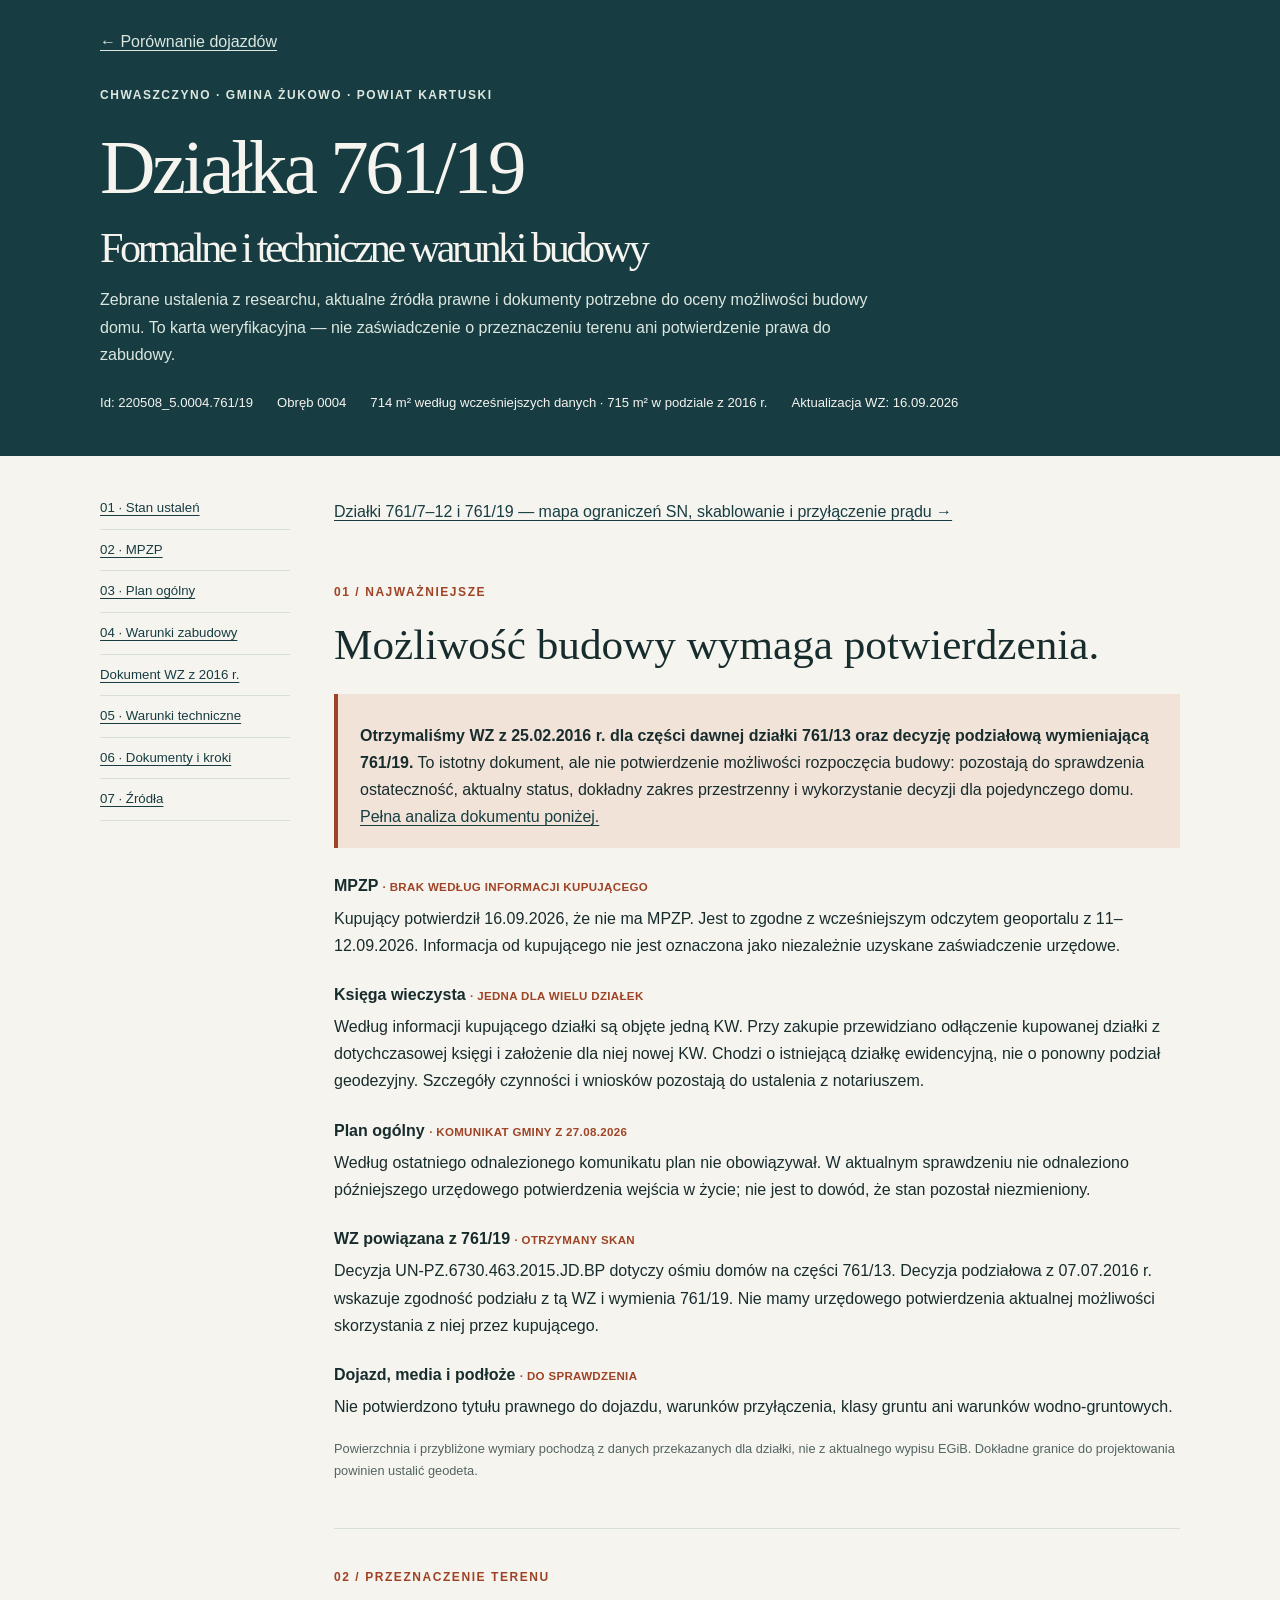
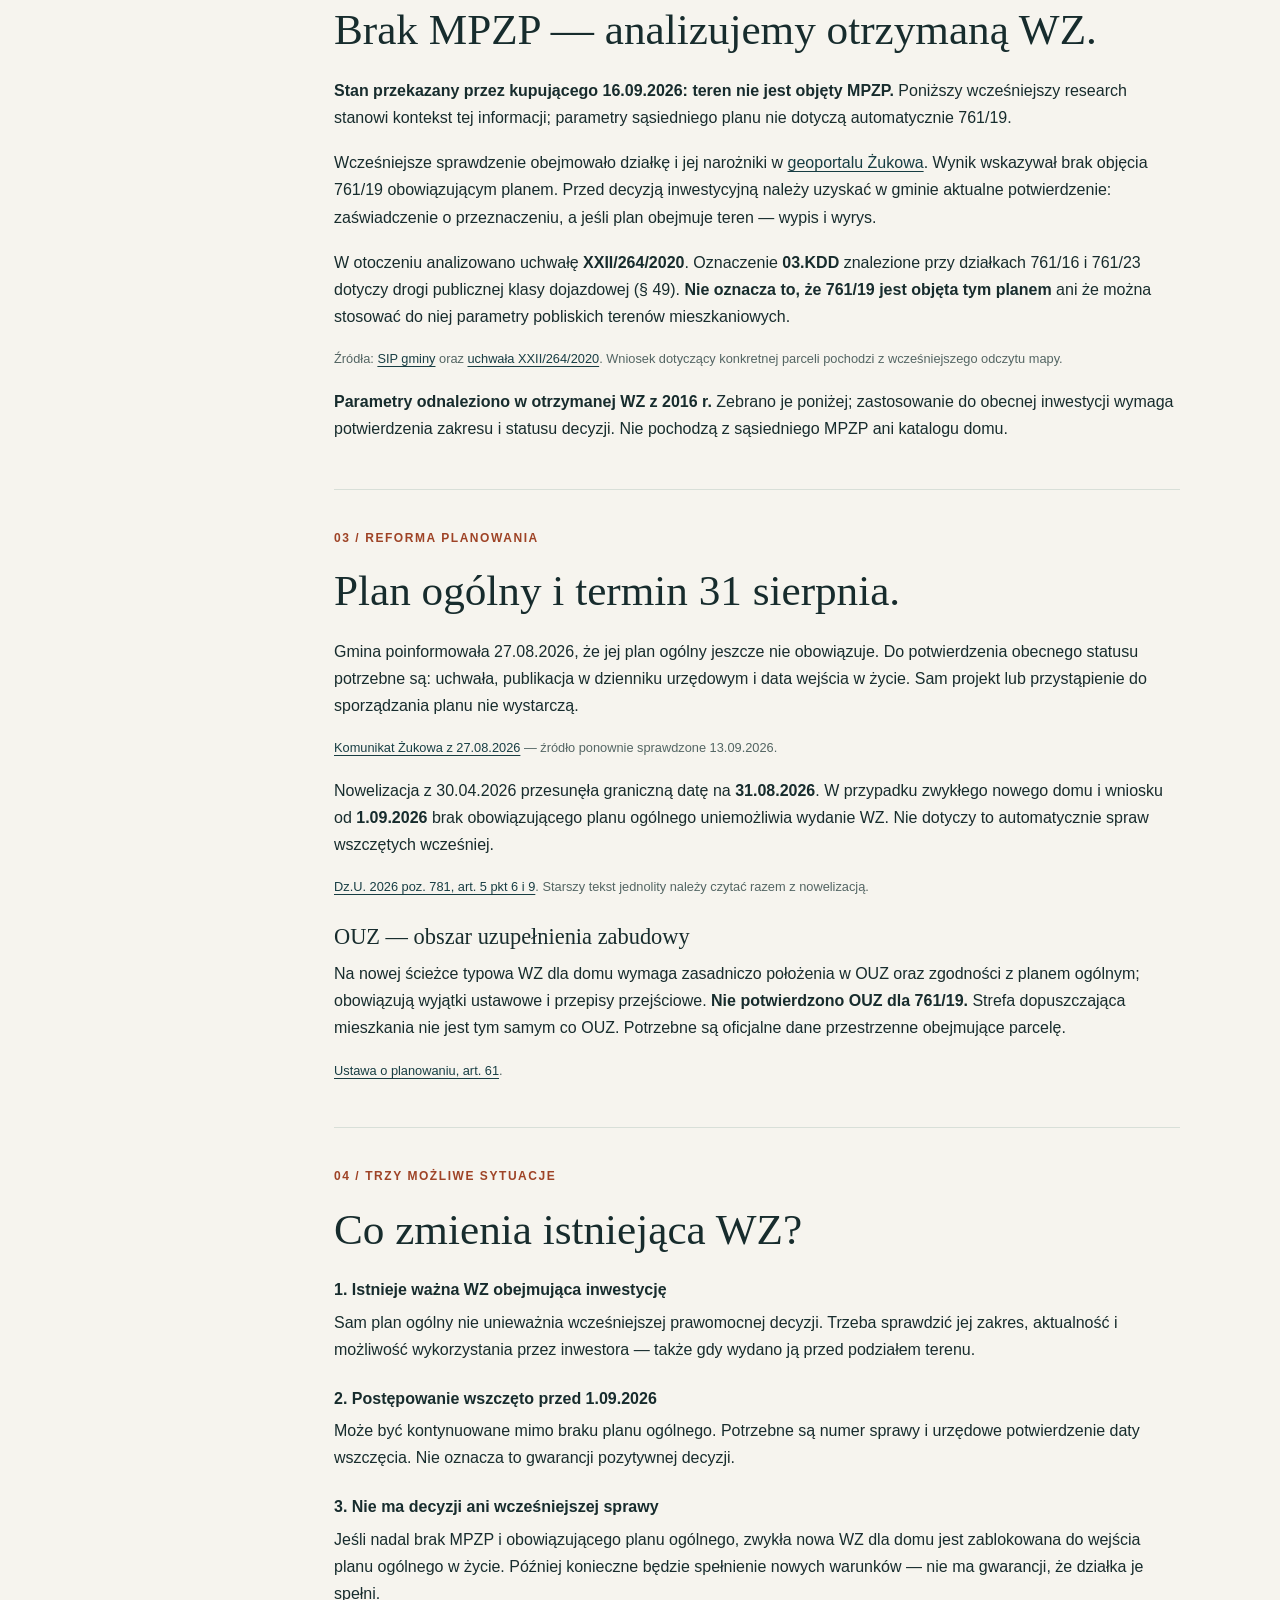
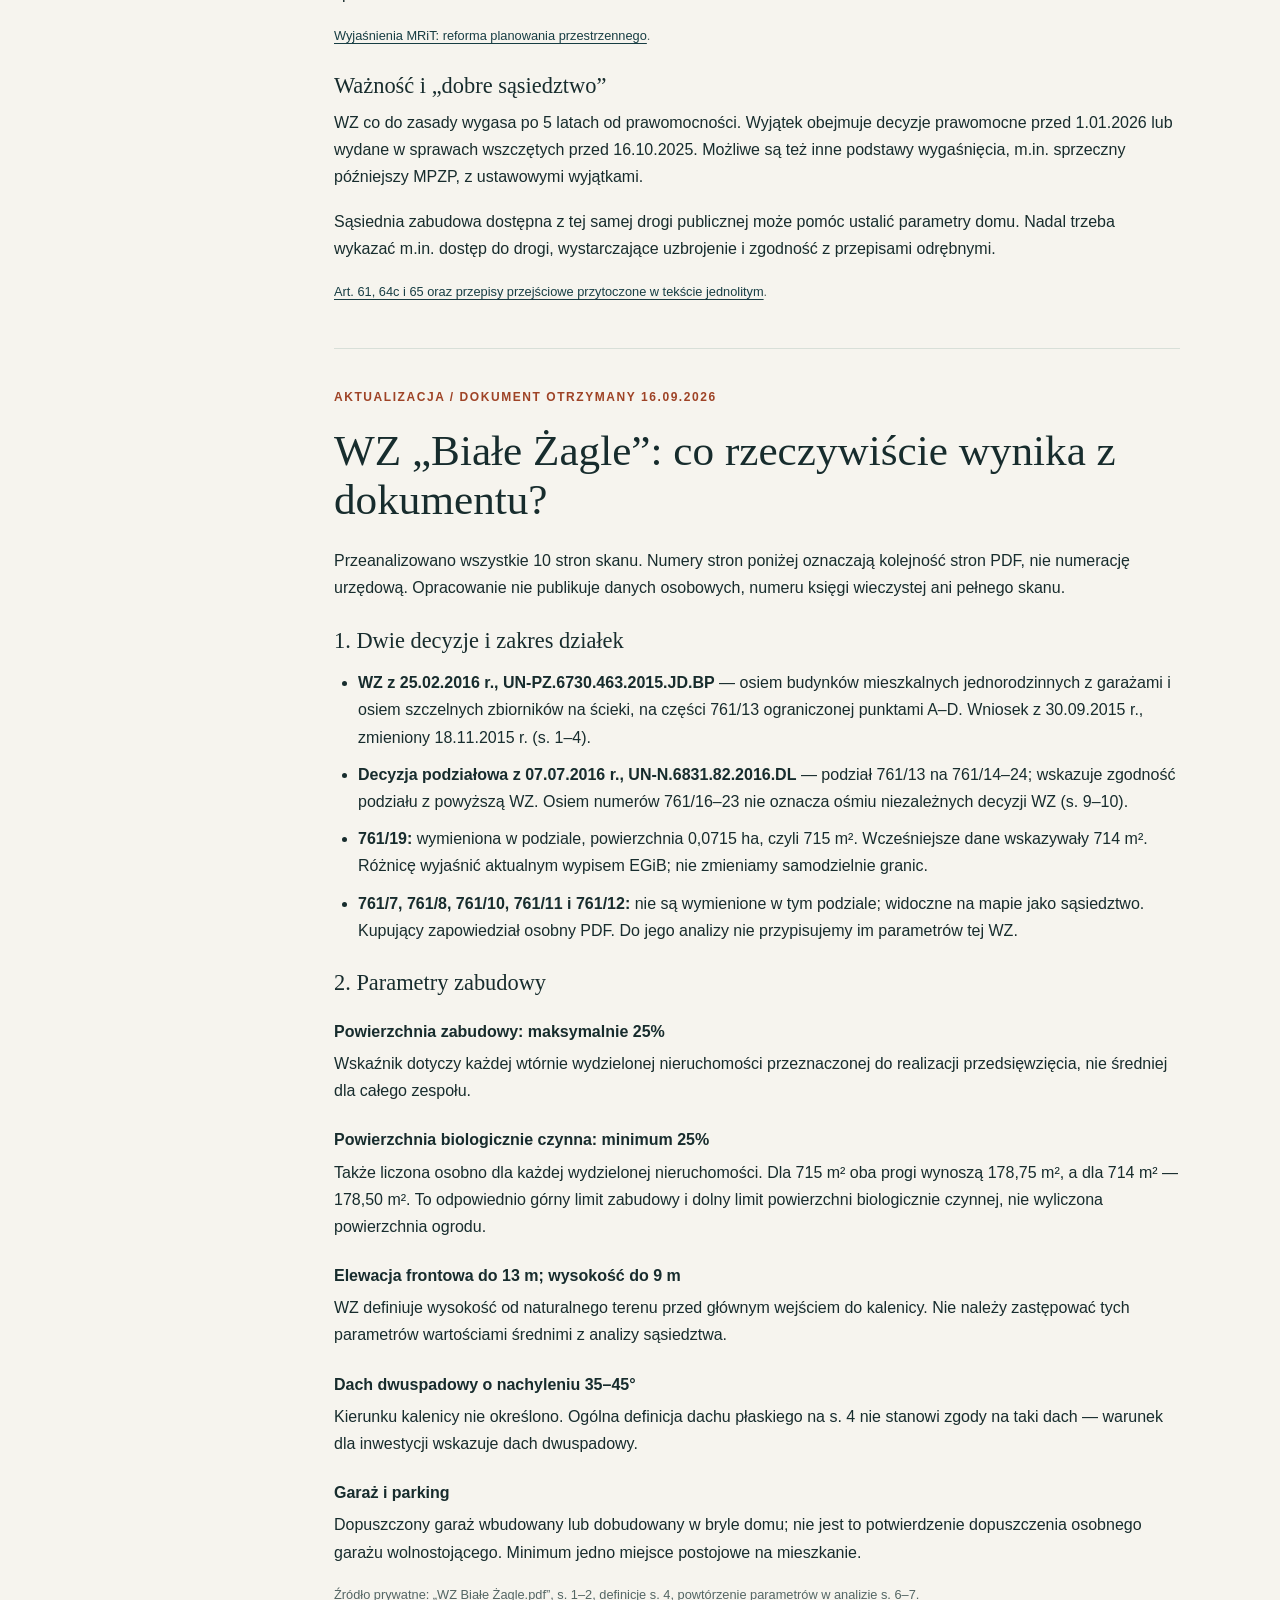
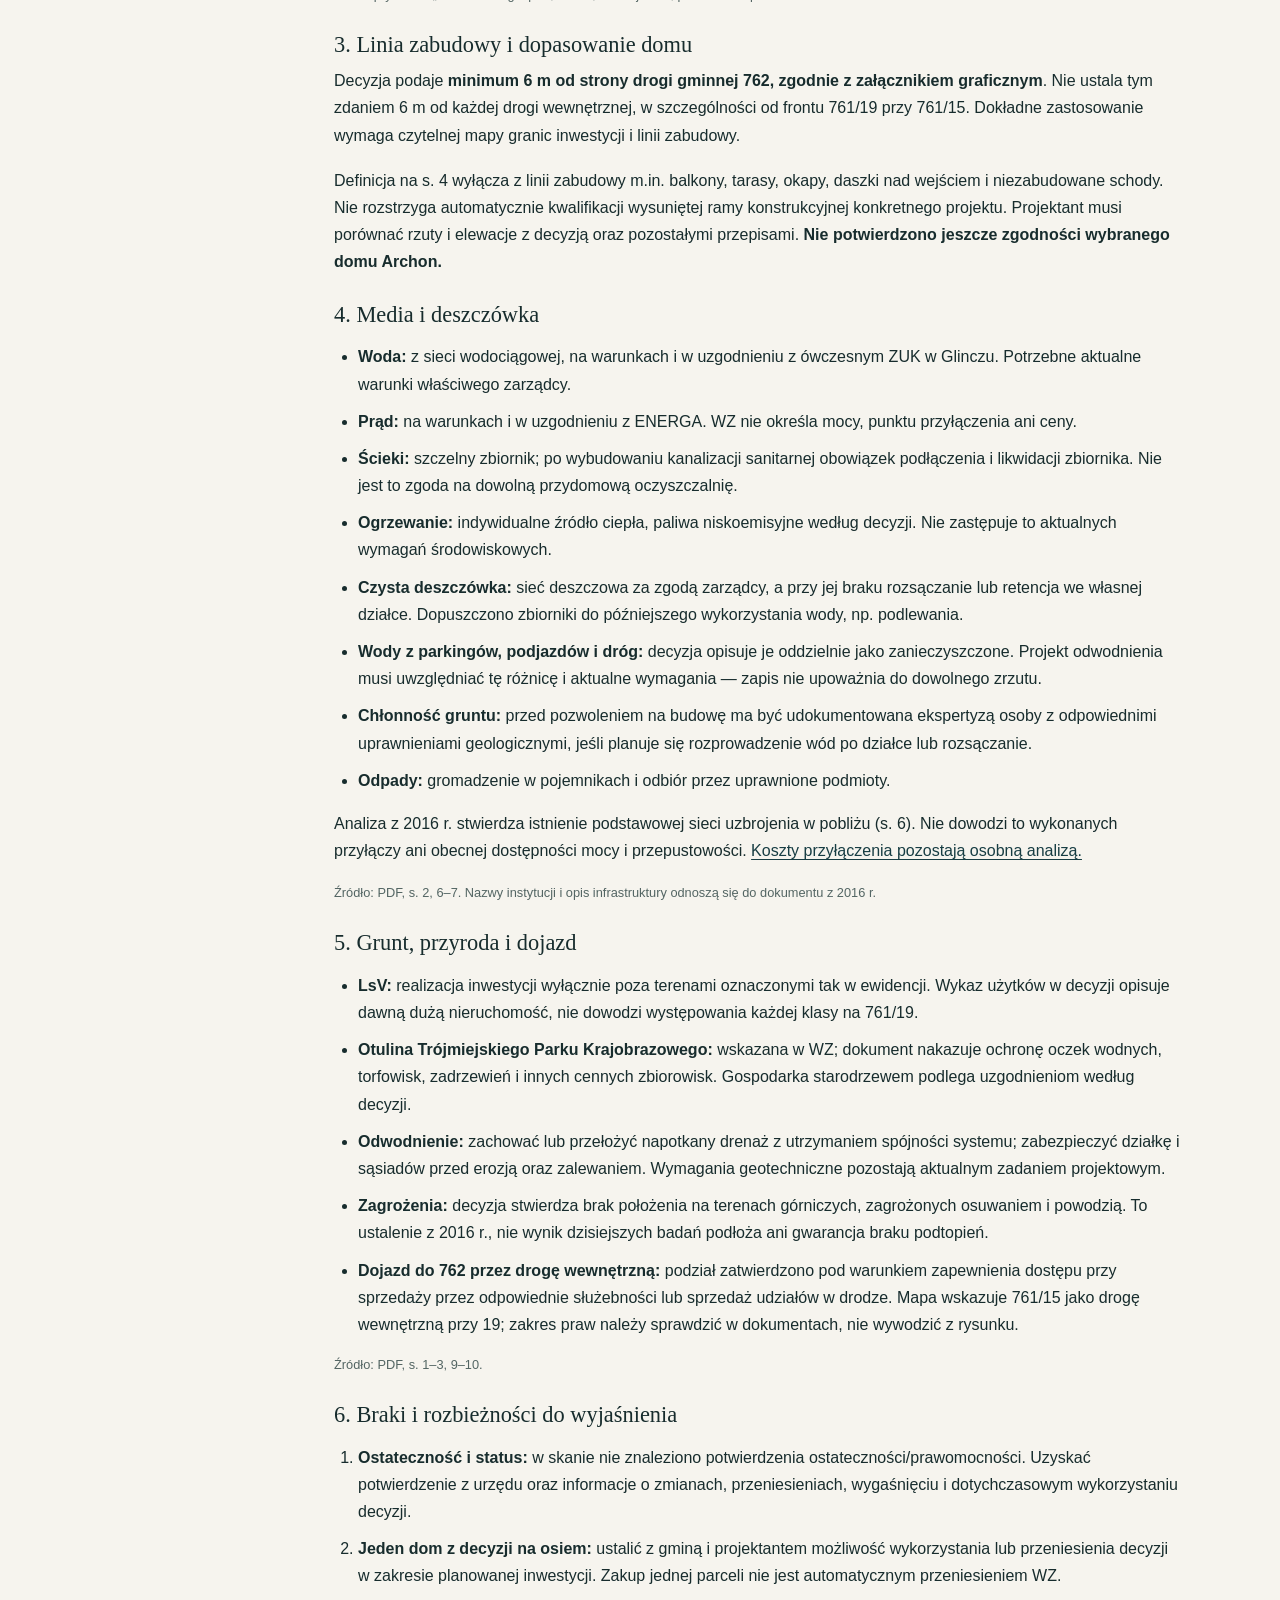
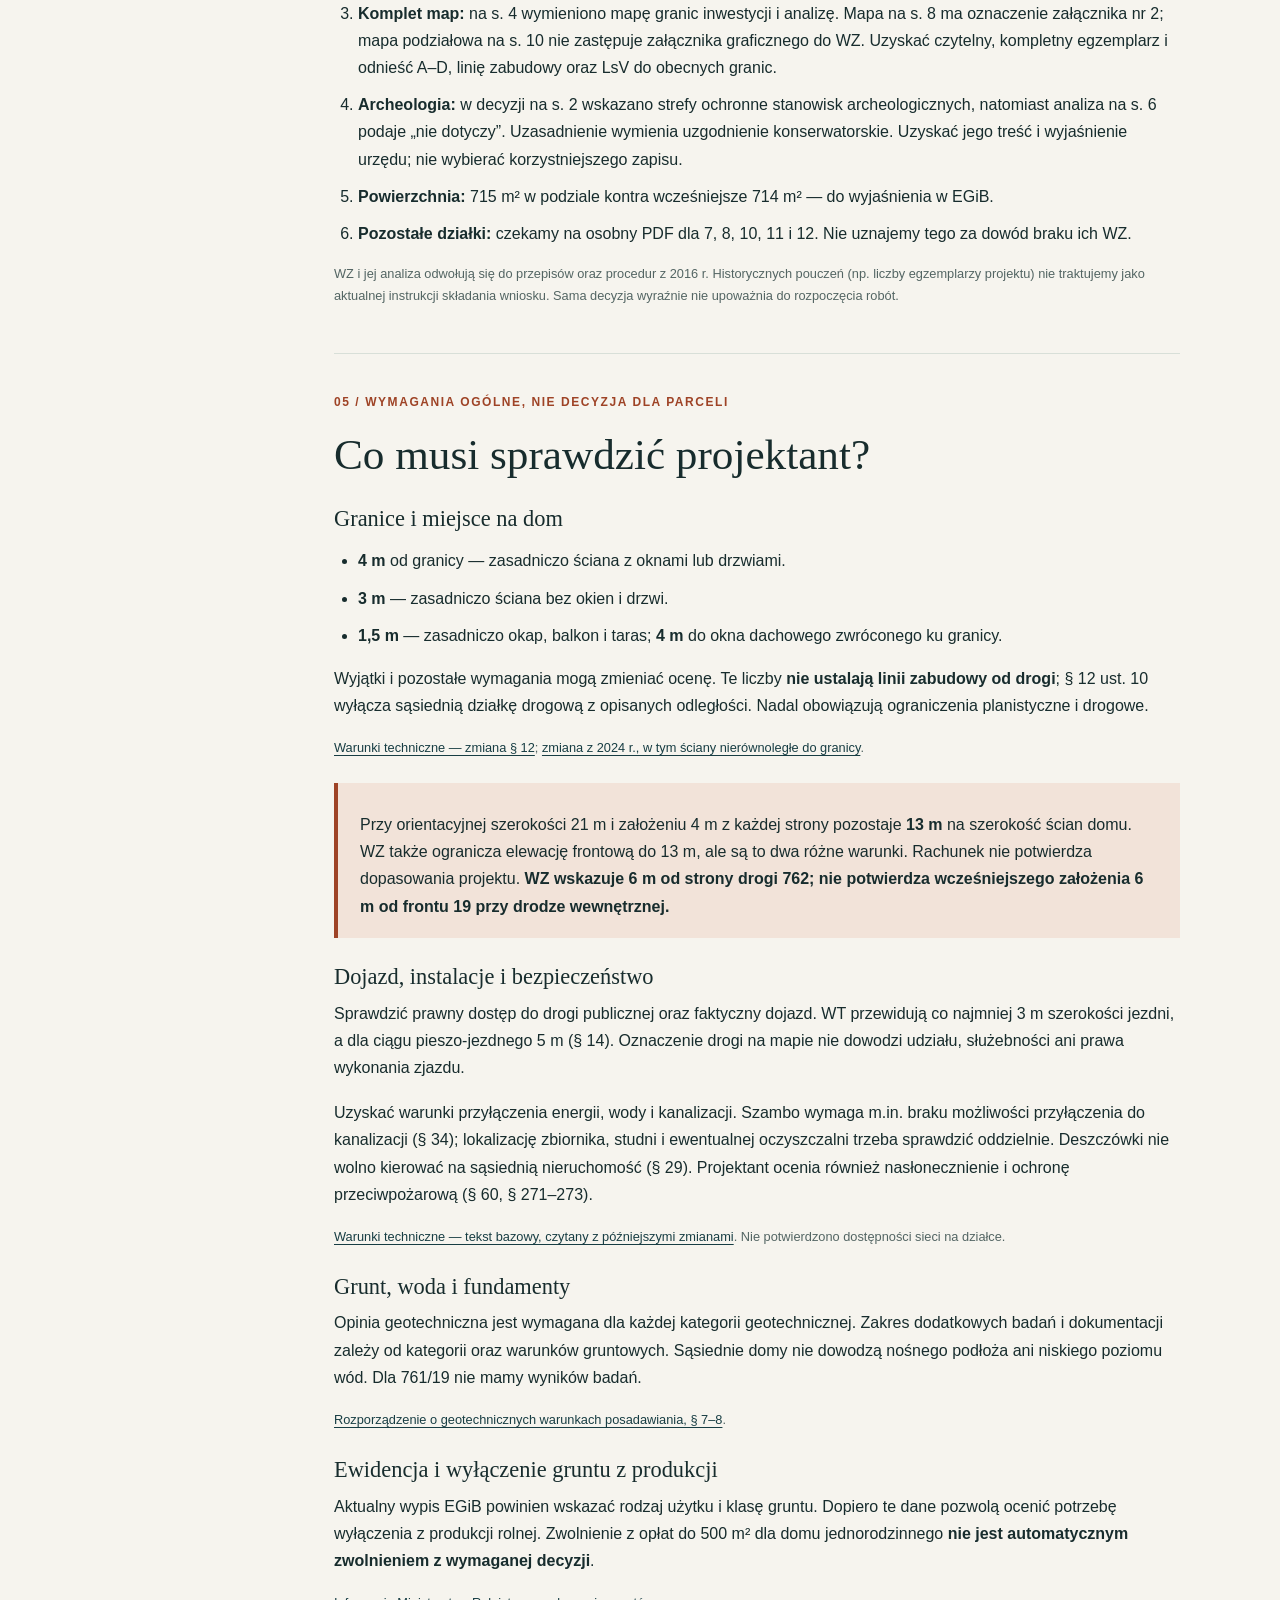
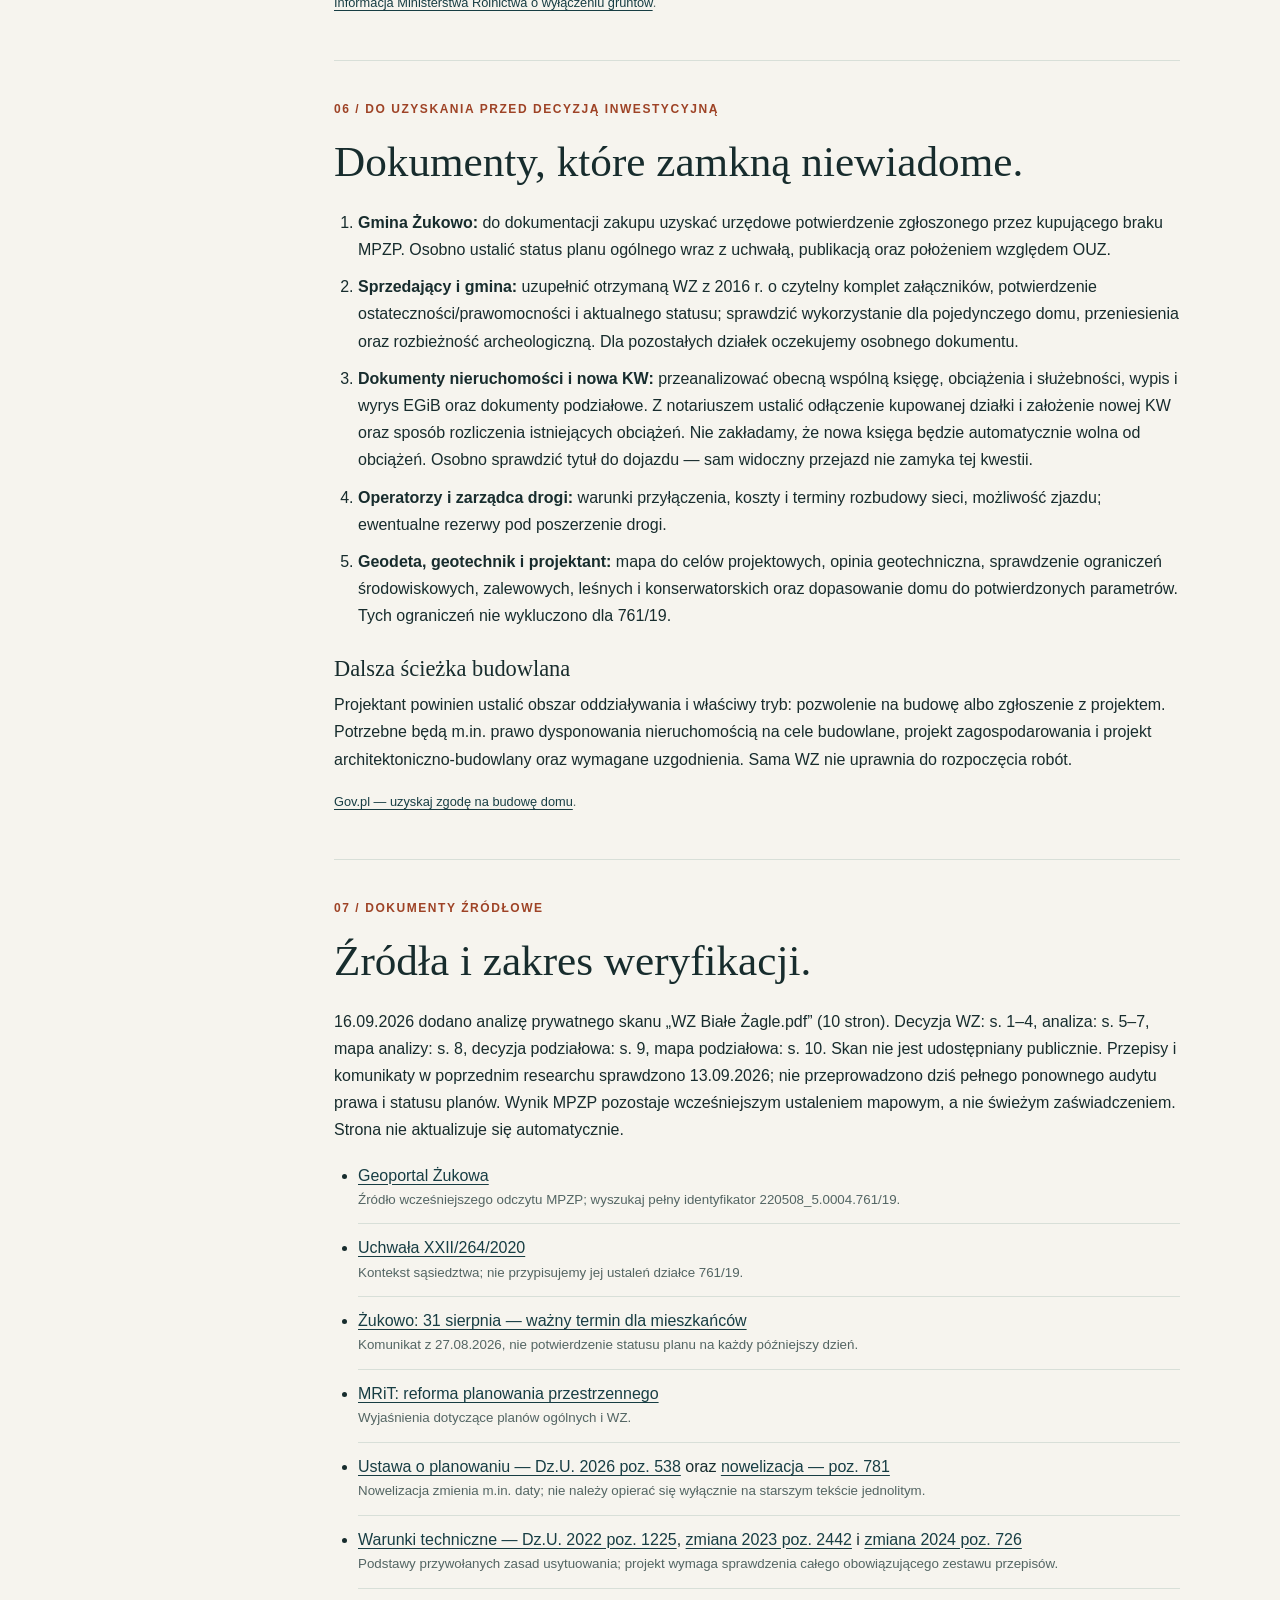
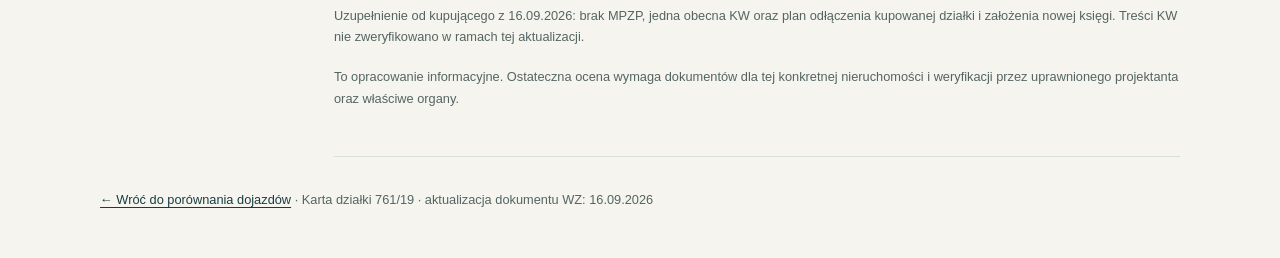
<file: dzialka-761-19.html>
<!doctype html>
<html lang="pl">
<head>
  <meta charset="utf-8">
  <meta name="viewport" content="width=device-width, initial-scale=1">
  <meta name="description" content="Działka 761/19 w Chwaszczynie: ustalenia dotyczące MPZP, planu ogólnego, WZ oraz formalnych i technicznych warunków budowy. Źródła i lista dokumentów do sprawdzenia.">
  <title>Działka 761/19 — warunki budowy · Chwaszczyno</title>
  <style>
    :root { --ivory: #f6f4ee; --paper: #fffdf8; --marine: #173d43; --ink: #172c2d; --muted: #536563; --line: #d8dfd8; --rust: #9e4326; --soft: #f2e3d9; --light: #dce7df; }
    * { box-sizing: border-box; }
    body { margin: 0; background: var(--ivory); color: var(--ink); font: 16px/1.7 Verdana, Geneva, sans-serif; }
    a { color: var(--marine); text-underline-offset: .2em; overflow-wrap: anywhere; }
    a:focus-visible { outline: 3px solid var(--rust); outline-offset: 5px; }
    .wrap { width: min(1080px, calc(100% - 40px)); margin: auto; }
    .skip { position: absolute; top: -100px; padding: 12px; background: var(--paper); z-index: 2; }
    .skip:focus { top: 8px; }
    header { padding: 28px 0 42px; background: var(--marine); color: var(--ivory); }
    header a { color: var(--light); }
    .eyebrow, .number { font-size: .75rem; font-weight: bold; letter-spacing: .13em; text-transform: uppercase; }
    .eyebrow { margin-top: 30px; color: var(--light); }
    h1, h2, h3 { font-family: Georgia, Palatino, serif; font-weight: 400; line-height: 1.15; }
    h1 { font-size: clamp(2.6rem, 7vw, 4.8rem); letter-spacing: -.045em; margin: 14px 0; }
    h1 span { display: block; font-size: .55em; margin-top: 12px; }
    h2 { font-size: clamp(1.9rem, 4vw, 2.7rem); margin: 8px 0 22px; }
    h3 { font-size: 1.4rem; margin: 26px 0 8px; }
    p { margin: 10px 0 18px; }
    .intro { max-width: 780px; color: var(--light); }
    .metadata { display: flex; flex-wrap: wrap; gap: 8px 24px; margin: 24px 0 0; font-size: .82rem; }
    .layout { display: grid; grid-template-columns: 190px minmax(0, 1fr); gap: 44px; padding-top: 32px; }
    aside nav { position: sticky; top: 24px; font-size: .83rem; }
    aside a { display: block; padding: 9px 0; border-bottom: 1px solid var(--line); }
    section { padding: 28px 0; border-bottom: 1px solid var(--line); scroll-margin-top: 20px; }
    section:first-child { padding-top: 0; }
    .number { color: var(--rust); }
    .notice { background: var(--soft); border-left: 4px solid var(--rust); padding: 18px 22px; margin: 24px 0; }
    .notice p:last-child { margin-bottom: 0; }
    .status { display: inline-block; color: var(--rust); font-size: .72rem; font-weight: bold; letter-spacing: .03em; text-transform: uppercase; }
    dl { margin: 0; }
    dt { font-weight: bold; margin-top: 22px; }
    dd { margin: 5px 0 18px; }
    ul, ol { padding-left: 24px; }
    li { margin: 10px 0; }
    .source, .small { color: var(--muted); font-size: .8rem; }
    .source { margin-top: 8px; }
    .sources li { padding-bottom: 12px; border-bottom: 1px solid var(--line); }
    .sources small { display: block; color: var(--muted); }
    footer { padding: 32px 0 48px; font-size: .8rem; color: var(--muted); }
    @media (max-width: 760px) {
      .layout { display: block; }
      aside { margin-bottom: 30px; }
      aside nav { display: flex; flex-wrap: wrap; gap: 4px 18px; }
      aside a { padding: 8px 0; }
      .wrap { width: calc(100% - 32px); }
      header { padding-bottom: 28px; }
    }
    @media print {
      body { background: var(--paper); font-size: 10pt; }
      header { background: var(--paper); color: var(--ink); padding: 0; }
      header a, .intro, .eyebrow { color: var(--ink); }
      aside, .skip, .back { display: none; }
      .layout { display: block; }
      .wrap { width: 100%; }
      h1 { font-size: 28pt; }
      h2 { font-size: 20pt; }
      h2, h3, dt { break-after: avoid; }
      a { text-decoration: underline; }
    }
  </style>
</head>
<body>
  <a class="skip" href="#tresc">Przejdź do treści</a>
  <header>
    <div class="wrap">
      <a class="back" href="./">← Porównanie dojazdów</a>
      <p class="eyebrow">Chwaszczyno · gmina Żukowo · powiat kartuski</p>
      <h1>Działka 761/19<span>Formalne i techniczne warunki budowy</span></h1>
      <p class="intro">Zebrane ustalenia z researchu, aktualne źródła prawne i dokumenty potrzebne do oceny możliwości budowy domu. To karta weryfikacyjna — nie zaświadczenie o przeznaczeniu terenu ani potwierdzenie prawa do zabudowy.</p>
      <div class="metadata"><span>Id: 220508_5.0004.761/19</span><span>Obręb 0004</span><span>714 m² według wcześniejszych danych · 715 m² w podziale z 2016 r.</span><span>Aktualizacja WZ: <time datetime="2026-09-16">16.09.2026</time></span></div>
    </div>
  </header>
  <div class="wrap layout">
    <aside>
      <nav aria-label="Spis treści">
        <a href="#status">01 · Stan ustaleń</a>
        <a href="#mpzp">02 · MPZP</a>
        <a href="#plan">03 · Plan ogólny</a>
        <a href="#wz">04 · Warunki zabudowy</a>
        <a href="#wz-2016">Dokument WZ z 2016 r.</a>
        <a href="#techniczne">05 · Warunki techniczne</a>
        <a href="#dokumenty">06 · Dokumenty i kroki</a>
        <a href="#zrodla">07 · Źródła</a>
      </nav>
    </aside>
    <main id="tresc">
      <p><a href="linia-sn.html">Działki 761/7–12 i 761/19 — mapa ograniczeń SN, skablowanie i przyłączenie prądu →</a></p>
      <section id="status">
        <p class="number">01 / Najważniejsze</p>
        <h2>Możliwość budowy wymaga potwierdzenia.</h2>
        <div class="notice"><p><strong>Otrzymaliśmy WZ z 25.02.2016 r. dla części dawnej działki 761/13 oraz decyzję podziałową wymieniającą 761/19.</strong> To istotny dokument, ale nie potwierdzenie możliwości rozpoczęcia budowy: pozostają do sprawdzenia ostateczność, aktualny status, dokładny zakres przestrzenny i wykorzystanie decyzji dla pojedynczego domu. <a href="#wz-2016">Pełna analiza dokumentu poniżej.</a></p></div>
        <dl>
          <dt>MPZP <span class="status">· brak według informacji kupującego</span></dt>
          <dd>Kupujący potwierdził 16.09.2026, że nie ma MPZP. Jest to zgodne z wcześniejszym odczytem geoportalu z 11–12.09.2026. Informacja od kupującego nie jest oznaczona jako niezależnie uzyskane zaświadczenie urzędowe.</dd>
          <dt>Księga wieczysta <span class="status">· jedna dla wielu działek</span></dt>
          <dd>Według informacji kupującego działki są objęte jedną KW. Przy zakupie przewidziano odłączenie kupowanej działki z dotychczasowej księgi i założenie dla niej nowej KW. Chodzi o istniejącą działkę ewidencyjną, nie o ponowny podział geodezyjny. Szczegóły czynności i wniosków pozostają do ustalenia z notariuszem.</dd>
          <dt>Plan ogólny <span class="status">· komunikat gminy z 27.08.2026</span></dt>
          <dd>Według ostatniego odnalezionego komunikatu plan nie obowiązywał. W aktualnym sprawdzeniu nie odnaleziono późniejszego urzędowego potwierdzenia wejścia w życie; nie jest to dowód, że stan pozostał niezmieniony.</dd>
          <dt>WZ powiązana z 761/19 <span class="status">· otrzymany skan</span></dt>
          <dd>Decyzja UN-PZ.6730.463.2015.JD.BP dotyczy ośmiu domów na części 761/13. Decyzja podziałowa z 07.07.2016 r. wskazuje zgodność podziału z tą WZ i wymienia 761/19. Nie mamy urzędowego potwierdzenia aktualnej możliwości skorzystania z niej przez kupującego.</dd>
          <dt>Dojazd, media i podłoże <span class="status">· do sprawdzenia</span></dt>
          <dd>Nie potwierdzono tytułu prawnego do dojazdu, warunków przyłączenia, klasy gruntu ani warunków wodno-gruntowych.</dd>
        </dl>
        <p class="small">Powierzchnia i przybliżone wymiary pochodzą z danych przekazanych dla działki, nie z aktualnego wypisu EGiB. Dokładne granice do projektowania powinien ustalić geodeta.</p>
      </section>
      <section id="mpzp">
        <p class="number">02 / Przeznaczenie terenu</p>
        <h2>Brak MPZP — analizujemy otrzymaną WZ.</h2>
        <p><strong>Stan przekazany przez kupującego 16.09.2026: teren nie jest objęty MPZP.</strong> Poniższy wcześniejszy research stanowi kontekst tej informacji; parametry sąsiedniego planu nie dotyczą automatycznie 761/19.</p>
        <p>Wcześniejsze sprawdzenie obejmowało działkę i jej narożniki w <a href="https://sip.gison.pl/zukowo">geoportalu Żukowa</a>. Wynik wskazywał brak objęcia 761/19 obowiązującym planem. Przed decyzją inwestycyjną należy uzyskać w gminie aktualne potwierdzenie: zaświadczenie o przeznaczeniu, a jeśli plan obejmuje teren — wypis i wyrys.</p>
        <p>W otoczeniu analizowano uchwałę <strong>XXII/264/2020</strong>. Oznaczenie <strong>03.KDD</strong> znalezione przy działkach 761/16 i 761/23 dotyczy drogi publicznej klasy dojazdowej (§ 49). <strong>Nie oznacza to, że 761/19 jest objęta tym planem</strong> ani że można stosować do niej parametry pobliskich terenów mieszkaniowych.</p>
        <p class="source">Źródła: <a href="https://sip.gison.pl/zukowo">SIP gminy</a> oraz <a href="https://rastry.gison.pl/mpzp-public/zukowo/uchwaly/U_2020_264_XXII.pdf">uchwała XXII/264/2020</a>. Wniosek dotyczący konkretnej parceli pochodzi z wcześniejszego odczytu mapy.</p>
        <p><strong>Parametry odnaleziono w otrzymanej WZ z 2016 r.</strong> Zebrano je poniżej; zastosowanie do obecnej inwestycji wymaga potwierdzenia zakresu i statusu decyzji. Nie pochodzą z sąsiedniego MPZP ani katalogu domu.</p>
      </section>
      <section id="plan">
        <p class="number">03 / Reforma planowania</p>
        <h2>Plan ogólny i termin 31 sierpnia.</h2>
        <p>Gmina poinformowała 27.08.2026, że jej plan ogólny jeszcze nie obowiązuje. Do potwierdzenia obecnego statusu potrzebne są: uchwała, publikacja w dzienniku urzędowym i data wejścia w życie. Sam projekt lub przystąpienie do sporządzania planu nie wystarczą.</p>
        <p class="source"><a href="https://www.zukowo.pl/31_sierpnia_-_wazny_termin_dla_mieszkancow,10,10201">Komunikat Żukowa z 27.08.2026</a> — źródło ponownie sprawdzone 13.09.2026.</p>
        <p>Nowelizacja z 30.04.2026 przesunęła graniczną datę na <strong>31.08.2026</strong>. W przypadku zwykłego nowego domu i wniosku od <strong>1.09.2026</strong> brak obowiązującego planu ogólnego uniemożliwia wydanie WZ. Nie dotyczy to automatycznie spraw wszczętych wcześniej.</p>
        <p class="source"><a href="https://eli.gov.pl/api/acts/DU/2026/781/text/O/D20260781.pdf">Dz.U. 2026 poz. 781, art. 5 pkt 6 i 9</a>. Starszy tekst jednolity należy czytać razem z nowelizacją.</p>
        <h3>OUZ — obszar uzupełnienia zabudowy</h3>
        <p>Na nowej ścieżce typowa WZ dla domu wymaga zasadniczo położenia w OUZ oraz zgodności z planem ogólnym; obowiązują wyjątki ustawowe i przepisy przejściowe. <strong>Nie potwierdzono OUZ dla 761/19.</strong> Strefa dopuszczająca mieszkania nie jest tym samym co OUZ. Potrzebne są oficjalne dane przestrzenne obejmujące parcelę.</p>
        <p class="source"><a href="https://eli.gov.pl/api/acts/DU/2026/538/text/T/D20260538L.pdf">Ustawa o planowaniu, art. 61</a>.</p>
      </section>
      <section id="wz">
        <p class="number">04 / Trzy możliwe sytuacje</p>
        <h2>Co zmienia istniejąca WZ?</h2>
        <dl>
          <dt>1. Istnieje ważna WZ obejmująca inwestycję</dt>
          <dd>Sam plan ogólny nie unieważnia wcześniejszej prawomocnej decyzji. Trzeba sprawdzić jej zakres, aktualność i możliwość wykorzystania przez inwestora — także gdy wydano ją przed podziałem terenu.</dd>
          <dt>2. Postępowanie wszczęto przed 1.09.2026</dt>
          <dd>Może być kontynuowane mimo braku planu ogólnego. Potrzebne są numer sprawy i urzędowe potwierdzenie daty wszczęcia. Nie oznacza to gwarancji pozytywnej decyzji.</dd>
          <dt>3. Nie ma decyzji ani wcześniejszej sprawy</dt>
          <dd>Jeśli nadal brak MPZP i obowiązującego planu ogólnego, zwykła nowa WZ dla domu jest zablokowana do wejścia planu ogólnego w życie. Później konieczne będzie spełnienie nowych warunków — nie ma gwarancji, że działka je spełni.</dd>
        </dl>
        <p class="source"><a href="https://www.gov.pl/web/rozwoj-technologia/reforma-planowania-przestrzennego-2">Wyjaśnienia MRiT: reforma planowania przestrzennego</a>.</p>
        <h3>Ważność i „dobre sąsiedztwo”</h3>
        <p>WZ co do zasady wygasa po 5 latach od prawomocności. Wyjątek obejmuje decyzje prawomocne przed 1.01.2026 lub wydane w sprawach wszczętych przed 16.10.2025. Możliwe są też inne podstawy wygaśnięcia, m.in. sprzeczny późniejszy MPZP, z ustawowymi wyjątkami.</p>
        <p>Sąsiednia zabudowa dostępna z tej samej drogi publicznej może pomóc ustalić parametry domu. Nadal trzeba wykazać m.in. dostęp do drogi, wystarczające uzbrojenie i zgodność z przepisami odrębnymi.</p>
        <p class="source"><a href="https://eli.gov.pl/api/acts/DU/2026/538/text/T/D20260538L.pdf">Art. 61, 64c i 65 oraz przepisy przejściowe przytoczone w tekście jednolitym</a>.</p>
      </section>
      <section id="wz-2016">
        <p class="number">Aktualizacja / dokument otrzymany 16.09.2026</p>
        <h2>WZ „Białe Żagle”: co rzeczywiście wynika z dokumentu?</h2>
        <p>Przeanalizowano wszystkie 10 stron skanu. Numery stron poniżej oznaczają kolejność stron PDF, nie numerację urzędową. Opracowanie nie publikuje danych osobowych, numeru księgi wieczystej ani pełnego skanu.</p>
        <h3>1. Dwie decyzje i zakres działek</h3>
        <ul>
          <li><strong>WZ z 25.02.2016 r., UN-PZ.6730.463.2015.JD.BP</strong> — osiem budynków mieszkalnych jednorodzinnych z garażami i osiem szczelnych zbiorników na ścieki, na części 761/13 ograniczonej punktami A–D. Wniosek z 30.09.2015 r., zmieniony 18.11.2015 r. (s. 1–4).</li>
          <li><strong>Decyzja podziałowa z 07.07.2016 r., UN-N.6831.82.2016.DL</strong> — podział 761/13 na 761/14–24; wskazuje zgodność podziału z powyższą WZ. Osiem numerów 761/16–23 nie oznacza ośmiu niezależnych decyzji WZ (s. 9–10).</li>
          <li><strong>761/19:</strong> wymieniona w podziale, powierzchnia 0,0715 ha, czyli 715 m². Wcześniejsze dane wskazywały 714 m². Różnicę wyjaśnić aktualnym wypisem EGiB; nie zmieniamy samodzielnie granic.</li>
          <li><strong>761/7, 761/8, 761/10, 761/11 i 761/12:</strong> nie są wymienione w tym podziale; widoczne na mapie jako sąsiedztwo. Kupujący zapowiedział osobny PDF. Do jego analizy nie przypisujemy im parametrów tej WZ.</li>
        </ul>
        <h3>2. Parametry zabudowy</h3>
        <dl>
          <dt>Powierzchnia zabudowy: maksymalnie 25%</dt>
          <dd>Wskaźnik dotyczy każdej wtórnie wydzielonej nieruchomości przeznaczonej do realizacji przedsięwzięcia, nie średniej dla całego zespołu.</dd>
          <dt>Powierzchnia biologicznie czynna: minimum 25%</dt>
          <dd>Także liczona osobno dla każdej wydzielonej nieruchomości. Dla 715 m² oba progi wynoszą 178,75 m², a dla 714 m² — 178,50 m². To odpowiednio górny limit zabudowy i dolny limit powierzchni biologicznie czynnej, nie wyliczona powierzchnia ogrodu.</dd>
          <dt>Elewacja frontowa do 13 m; wysokość do 9 m</dt>
          <dd>WZ definiuje wysokość od naturalnego terenu przed głównym wejściem do kalenicy. Nie należy zastępować tych parametrów wartościami średnimi z analizy sąsiedztwa.</dd>
          <dt>Dach dwuspadowy o nachyleniu 35–45°</dt>
          <dd>Kierunku kalenicy nie określono. Ogólna definicja dachu płaskiego na s. 4 nie stanowi zgody na taki dach — warunek dla inwestycji wskazuje dach dwuspadowy.</dd>
          <dt>Garaż i parking</dt>
          <dd>Dopuszczony garaż wbudowany lub dobudowany w bryle domu; nie jest to potwierdzenie dopuszczenia osobnego garażu wolnostojącego. Minimum jedno miejsce postojowe na mieszkanie.</dd>
        </dl>
        <p class="source">Źródło prywatne: „WZ Białe Żagle.pdf”, s. 1–2, definicje s. 4, powtórzenie parametrów w analizie s. 6–7.</p>
        <h3>3. Linia zabudowy i dopasowanie domu</h3>
        <p>Decyzja podaje <strong>minimum 6 m od strony drogi gminnej 762, zgodnie z załącznikiem graficznym</strong>. Nie ustala tym zdaniem 6 m od każdej drogi wewnętrznej, w szczególności od frontu 761/19 przy 761/15. Dokładne zastosowanie wymaga czytelnej mapy granic inwestycji i linii zabudowy.</p>
        <p>Definicja na s. 4 wyłącza z linii zabudowy m.in. balkony, tarasy, okapy, daszki nad wejściem i niezabudowane schody. Nie rozstrzyga automatycznie kwalifikacji wysuniętej ramy konstrukcyjnej konkretnego projektu. Projektant musi porównać rzuty i elewacje z decyzją oraz pozostałymi przepisami. <strong>Nie potwierdzono jeszcze zgodności wybranego domu Archon.</strong></p>
        <h3>4. Media i deszczówka</h3>
        <ul>
          <li><strong>Woda:</strong> z sieci wodociągowej, na warunkach i w uzgodnieniu z ówczesnym ZUK w Glinczu. Potrzebne aktualne warunki właściwego zarządcy.</li>
          <li><strong>Prąd:</strong> na warunkach i w uzgodnieniu z ENERGA. WZ nie określa mocy, punktu przyłączenia ani ceny.</li>
          <li><strong>Ścieki:</strong> szczelny zbiornik; po wybudowaniu kanalizacji sanitarnej obowiązek podłączenia i likwidacji zbiornika. Nie jest to zgoda na dowolną przydomową oczyszczalnię.</li>
          <li><strong>Ogrzewanie:</strong> indywidualne źródło ciepła, paliwa niskoemisyjne według decyzji. Nie zastępuje to aktualnych wymagań środowiskowych.</li>
          <li><strong>Czysta deszczówka:</strong> sieć deszczowa za zgodą zarządcy, a przy jej braku rozsączanie lub retencja we własnej działce. Dopuszczono zbiorniki do późniejszego wykorzystania wody, np. podlewania.</li>
          <li><strong>Wody z parkingów, podjazdów i dróg:</strong> decyzja opisuje je oddzielnie jako zanieczyszczone. Projekt odwodnienia musi uwzględniać tę różnicę i aktualne wymagania — zapis nie upoważnia do dowolnego zrzutu.</li>
          <li><strong>Chłonność gruntu:</strong> przed pozwoleniem na budowę ma być udokumentowana ekspertyzą osoby z odpowiednimi uprawnieniami geologicznymi, jeśli planuje się rozprowadzenie wód po działce lub rozsączanie.</li>
          <li><strong>Odpady:</strong> gromadzenie w pojemnikach i odbiór przez uprawnione podmioty.</li>
        </ul>
        <p>Analiza z 2016 r. stwierdza istnienie podstawowej sieci uzbrojenia w pobliżu (s. 6). Nie dowodzi to wykonanych przyłączy ani obecnej dostępności mocy i przepustowości. <a href="linia-sn.html#prad">Koszty przyłączenia pozostają osobną analizą.</a></p>
        <p class="source">Źródło: PDF, s. 2, 6–7. Nazwy instytucji i opis infrastruktury odnoszą się do dokumentu z 2016 r.</p>
        <h3>5. Grunt, przyroda i dojazd</h3>
        <ul>
          <li><strong>LsV:</strong> realizacja inwestycji wyłącznie poza terenami oznaczonymi tak w ewidencji. Wykaz użytków w decyzji opisuje dawną dużą nieruchomość, nie dowodzi występowania każdej klasy na 761/19.</li>
          <li><strong>Otulina Trójmiejskiego Parku Krajobrazowego:</strong> wskazana w WZ; dokument nakazuje ochronę oczek wodnych, torfowisk, zadrzewień i innych cennych zbiorowisk. Gospodarka starodrzewem podlega uzgodnieniom według decyzji.</li>
          <li><strong>Odwodnienie:</strong> zachować lub przełożyć napotkany drenaż z utrzymaniem spójności systemu; zabezpieczyć działkę i sąsiadów przed erozją oraz zalewaniem. Wymagania geotechniczne pozostają aktualnym zadaniem projektowym.</li>
          <li><strong>Zagrożenia:</strong> decyzja stwierdza brak położenia na terenach górniczych, zagrożonych osuwaniem i powodzią. To ustalenie z 2016 r., nie wynik dzisiejszych badań podłoża ani gwarancja braku podtopień.</li>
          <li><strong>Dojazd do 762 przez drogę wewnętrzną:</strong> podział zatwierdzono pod warunkiem zapewnienia dostępu przy sprzedaży przez odpowiednie służebności lub sprzedaż udziałów w drodze. Mapa wskazuje 761/15 jako drogę wewnętrzną przy 19; zakres praw należy sprawdzić w dokumentach, nie wywodzić z rysunku.</li>
        </ul>
        <p class="source">Źródło: PDF, s. 1–3, 9–10.</p>
        <h3>6. Braki i rozbieżności do wyjaśnienia</h3>
        <ol>
          <li><strong>Ostateczność i status:</strong> w skanie nie znaleziono potwierdzenia ostateczności/prawomocności. Uzyskać potwierdzenie z urzędu oraz informacje o zmianach, przeniesieniach, wygaśnięciu i dotychczasowym wykorzystaniu decyzji.</li>
          <li><strong>Jeden dom z decyzji na osiem:</strong> ustalić z gminą i projektantem możliwość wykorzystania lub przeniesienia decyzji w zakresie planowanej inwestycji. Zakup jednej parceli nie jest automatycznym przeniesieniem WZ.</li>
          <li><strong>Komplet map:</strong> na s. 4 wymieniono mapę granic inwestycji i analizę. Mapa na s. 8 ma oznaczenie załącznika nr 2; mapa podziałowa na s. 10 nie zastępuje załącznika graficznego do WZ. Uzyskać czytelny, kompletny egzemplarz i odnieść A–D, linię zabudowy oraz LsV do obecnych granic.</li>
          <li><strong>Archeologia:</strong> w decyzji na s. 2 wskazano strefy ochronne stanowisk archeologicznych, natomiast analiza na s. 6 podaje „nie dotyczy”. Uzasadnienie wymienia uzgodnienie konserwatorskie. Uzyskać jego treść i wyjaśnienie urzędu; nie wybierać korzystniejszego zapisu.</li>
          <li><strong>Powierzchnia:</strong> 715 m² w podziale kontra wcześniejsze 714 m² — do wyjaśnienia w EGiB.</li>
          <li><strong>Pozostałe działki:</strong> czekamy na osobny PDF dla 7, 8, 10, 11 i 12. Nie uznajemy tego za dowód braku ich WZ.</li>
        </ol>
        <p class="small">WZ i jej analiza odwołują się do przepisów oraz procedur z 2016 r. Historycznych pouczeń (np. liczby egzemplarzy projektu) nie traktujemy jako aktualnej instrukcji składania wniosku. Sama decyzja wyraźnie nie upoważnia do rozpoczęcia robót.</p>
      </section>
      <section id="techniczne">
        <p class="number">05 / Wymagania ogólne, nie decyzja dla parceli</p>
        <h2>Co musi sprawdzić projektant?</h2>
        <h3>Granice i miejsce na dom</h3>
        <ul>
          <li><strong>4 m</strong> od granicy — zasadniczo ściana z oknami lub drzwiami.</li>
          <li><strong>3 m</strong> — zasadniczo ściana bez okien i drzwi.</li>
          <li><strong>1,5 m</strong> — zasadniczo okap, balkon i taras; <strong>4 m</strong> do okna dachowego zwróconego ku granicy.</li>
        </ul>
        <p>Wyjątki i pozostałe wymagania mogą zmieniać ocenę. Te liczby <strong>nie ustalają linii zabudowy od drogi</strong>; § 12 ust. 10 wyłącza sąsiednią działkę drogową z opisanych odległości. Nadal obowiązują ograniczenia planistyczne i drogowe.</p>
        <p class="source"><a href="https://eli.gov.pl/api/acts/DU/2023/2442/text.html">Warunki techniczne — zmiana § 12</a>; <a href="https://eli.gov.pl/api/acts/DU/2024/726/text.html">zmiana z 2024 r., w tym ściany nierównoległe do granicy</a>.</p>
        <div class="notice"><p>Przy orientacyjnej szerokości 21 m i założeniu 4 m z każdej strony pozostaje <strong>13 m</strong> na szerokość ścian domu. WZ także ogranicza elewację frontową do 13 m, ale są to dwa różne warunki. Rachunek nie potwierdza dopasowania projektu. <strong>WZ wskazuje 6 m od strony drogi 762; nie potwierdza wcześniejszego założenia 6 m od frontu 19 przy drodze wewnętrznej.</strong></p></div>
        <h3>Dojazd, instalacje i bezpieczeństwo</h3>
        <p>Sprawdzić prawny dostęp do drogi publicznej oraz faktyczny dojazd. WT przewidują co najmniej 3 m szerokości jezdni, a dla ciągu pieszo-jezdnego 5 m (§ 14). Oznaczenie drogi na mapie nie dowodzi udziału, służebności ani prawa wykonania zjazdu.</p>
        <p>Uzyskać warunki przyłączenia energii, wody i kanalizacji. Szambo wymaga m.in. braku możliwości przyłączenia do kanalizacji (§ 34); lokalizację zbiornika, studni i ewentualnej oczyszczalni trzeba sprawdzić oddzielnie. Deszczówki nie wolno kierować na sąsiednią nieruchomość (§ 29). Projektant ocenia również nasłonecznienie i ochronę przeciwpożarową (§ 60, § 271–273).</p>
        <p class="source"><a href="https://eli.gov.pl/api/acts/DU/2022/1225/text.html">Warunki techniczne — tekst bazowy, czytany z późniejszymi zmianami</a>. Nie potwierdzono dostępności sieci na działce.</p>
        <h3>Grunt, woda i fundamenty</h3>
        <p>Opinia geotechniczna jest wymagana dla każdej kategorii geotechnicznej. Zakres dodatkowych badań i dokumentacji zależy od kategorii oraz warunków gruntowych. Sąsiednie domy nie dowodzą nośnego podłoża ani niskiego poziomu wód. Dla 761/19 nie mamy wyników badań.</p>
        <p class="source"><a href="https://eli.gov.pl/api/acts/DU/2012/463/text.html">Rozporządzenie o geotechnicznych warunkach posadawiania, § 7–8</a>.</p>
        <h3>Ewidencja i wyłączenie gruntu z produkcji</h3>
        <p>Aktualny wypis EGiB powinien wskazać rodzaj użytku i klasę gruntu. Dopiero te dane pozwolą ocenić potrzebę wyłączenia z produkcji rolnej. Zwolnienie z opłat do 500 m² dla domu jednorodzinnego <strong>nie jest automatycznym zwolnieniem z wymaganej decyzji</strong>.</p>
        <p class="source"><a href="https://www.gov.pl/documents/912055/913531/Wy%C5%82aczenie_grunt%C3%B3w.pdf/9e17d1c3-e4dd-1c17-7ade-a97f0a5de248">Informacja Ministerstwa Rolnictwa o wyłączeniu gruntów</a>.</p>
      </section>
      <section id="dokumenty">
        <p class="number">06 / Do uzyskania przed decyzją inwestycyjną</p>
        <h2>Dokumenty, które zamkną niewiadome.</h2>
        <ol>
          <li><strong>Gmina Żukowo:</strong> do dokumentacji zakupu uzyskać urzędowe potwierdzenie zgłoszonego przez kupującego braku MPZP. Osobno ustalić status planu ogólnego wraz z uchwałą, publikacją oraz położeniem względem OUZ.</li>
          <li><strong>Sprzedający i gmina:</strong> uzupełnić otrzymaną WZ z 2016 r. o czytelny komplet załączników, potwierdzenie ostateczności/prawomocności i aktualnego statusu; sprawdzić wykorzystanie dla pojedynczego domu, przeniesienia oraz rozbieżność archeologiczną. Dla pozostałych działek oczekujemy osobnego dokumentu.</li>
          <li><strong>Dokumenty nieruchomości i nowa KW:</strong> przeanalizować obecną wspólną księgę, obciążenia i służebności, wypis i wyrys EGiB oraz dokumenty podziałowe. Z notariuszem ustalić odłączenie kupowanej działki i założenie nowej KW oraz sposób rozliczenia istniejących obciążeń. Nie zakładamy, że nowa księga będzie automatycznie wolna od obciążeń. Osobno sprawdzić tytuł do dojazdu — sam widoczny przejazd nie zamyka tej kwestii.</li>
          <li><strong>Operatorzy i zarządca drogi:</strong> warunki przyłączenia, koszty i terminy rozbudowy sieci, możliwość zjazdu; ewentualne rezerwy pod poszerzenie drogi.</li>
          <li><strong>Geodeta, geotechnik i projektant:</strong> mapa do celów projektowych, opinia geotechniczna, sprawdzenie ograniczeń środowiskowych, zalewowych, leśnych i konserwatorskich oraz dopasowanie domu do potwierdzonych parametrów. Tych ograniczeń nie wykluczono dla 761/19.</li>
        </ol>
        <h3>Dalsza ścieżka budowlana</h3>
        <p>Projektant powinien ustalić obszar oddziaływania i właściwy tryb: pozwolenie na budowę albo zgłoszenie z projektem. Potrzebne będą m.in. prawo dysponowania nieruchomością na cele budowlane, projekt zagospodarowania i projekt architektoniczno-budowlany oraz wymagane uzgodnienia. Sama WZ nie uprawnia do rozpoczęcia robót.</p>
        <p class="source"><a href="https://www.gov.pl/web/gov/uzyskaj-zgode-na-budowe-domu">Gov.pl — uzyskaj zgodę na budowę domu</a>.</p>
      </section>
      <section id="zrodla">
        <p class="number">07 / Dokumenty źródłowe</p>
        <h2>Źródła i zakres weryfikacji.</h2>
        <p>16.09.2026 dodano analizę prywatnego skanu „WZ Białe Żagle.pdf” (10 stron). Decyzja WZ: s. 1–4, analiza: s. 5–7, mapa analizy: s. 8, decyzja podziałowa: s. 9, mapa podziałowa: s. 10. Skan nie jest udostępniany publicznie. Przepisy i komunikaty w poprzednim researchu sprawdzono 13.09.2026; nie przeprowadzono dziś pełnego ponownego audytu prawa i statusu planów. Wynik MPZP pozostaje wcześniejszym ustaleniem mapowym, a nie świeżym zaświadczeniem. Strona nie aktualizuje się automatycznie.</p>
        <ul class="sources">
          <li><a href="https://sip.gison.pl/zukowo">Geoportal Żukowa</a><small>Źródło wcześniejszego odczytu MPZP; wyszukaj pełny identyfikator 220508_5.0004.761/19.</small></li>
          <li><a href="https://rastry.gison.pl/mpzp-public/zukowo/uchwaly/U_2020_264_XXII.pdf">Uchwała XXII/264/2020</a><small>Kontekst sąsiedztwa; nie przypisujemy jej ustaleń działce 761/19.</small></li>
          <li><a href="https://www.zukowo.pl/31_sierpnia_-_wazny_termin_dla_mieszkancow,10,10201">Żukowo: 31 sierpnia — ważny termin dla mieszkańców</a><small>Komunikat z 27.08.2026, nie potwierdzenie statusu planu na każdy późniejszy dzień.</small></li>
          <li><a href="https://www.gov.pl/web/rozwoj-technologia/reforma-planowania-przestrzennego-2">MRiT: reforma planowania przestrzennego</a><small>Wyjaśnienia dotyczące planów ogólnych i WZ.</small></li>
          <li><a href="https://eli.gov.pl/api/acts/DU/2026/538/text/T/D20260538L.pdf">Ustawa o planowaniu — Dz.U. 2026 poz. 538</a> oraz <a href="https://eli.gov.pl/api/acts/DU/2026/781/text/O/D20260781.pdf">nowelizacja — poz. 781</a><small>Nowelizacja zmienia m.in. daty; nie należy opierać się wyłącznie na starszym tekście jednolitym.</small></li>
          <li><a href="https://eli.gov.pl/api/acts/DU/2022/1225/text.html">Warunki techniczne — Dz.U. 2022 poz. 1225</a>, <a href="https://eli.gov.pl/api/acts/DU/2023/2442/text.html">zmiana 2023 poz. 2442</a> i <a href="https://eli.gov.pl/api/acts/DU/2024/726/text.html">zmiana 2024 poz. 726</a><small>Podstawy przywołanych zasad usytuowania; projekt wymaga sprawdzenia całego obowiązującego zestawu przepisów.</small></li>
        </ul>
        <p class="source">Uzupełnienie od kupującego z 16.09.2026: brak MPZP, jedna obecna KW oraz plan odłączenia kupowanej działki i założenia nowej księgi. Treści KW nie zweryfikowano w ramach tej aktualizacji.</p>
        <p class="small">To opracowanie informacyjne. Ostateczna ocena wymaga dokumentów dla tej konkretnej nieruchomości i weryfikacji przez uprawnionego projektanta oraz właściwe organy.</p>
      </section>
    </main>
  </div>
  <footer class="wrap"><a href="./">← Wróć do porównania dojazdów</a> · Karta działki 761/19 · aktualizacja dokumentu WZ: 16.09.2026</footer>
</body>
</html>
</file>
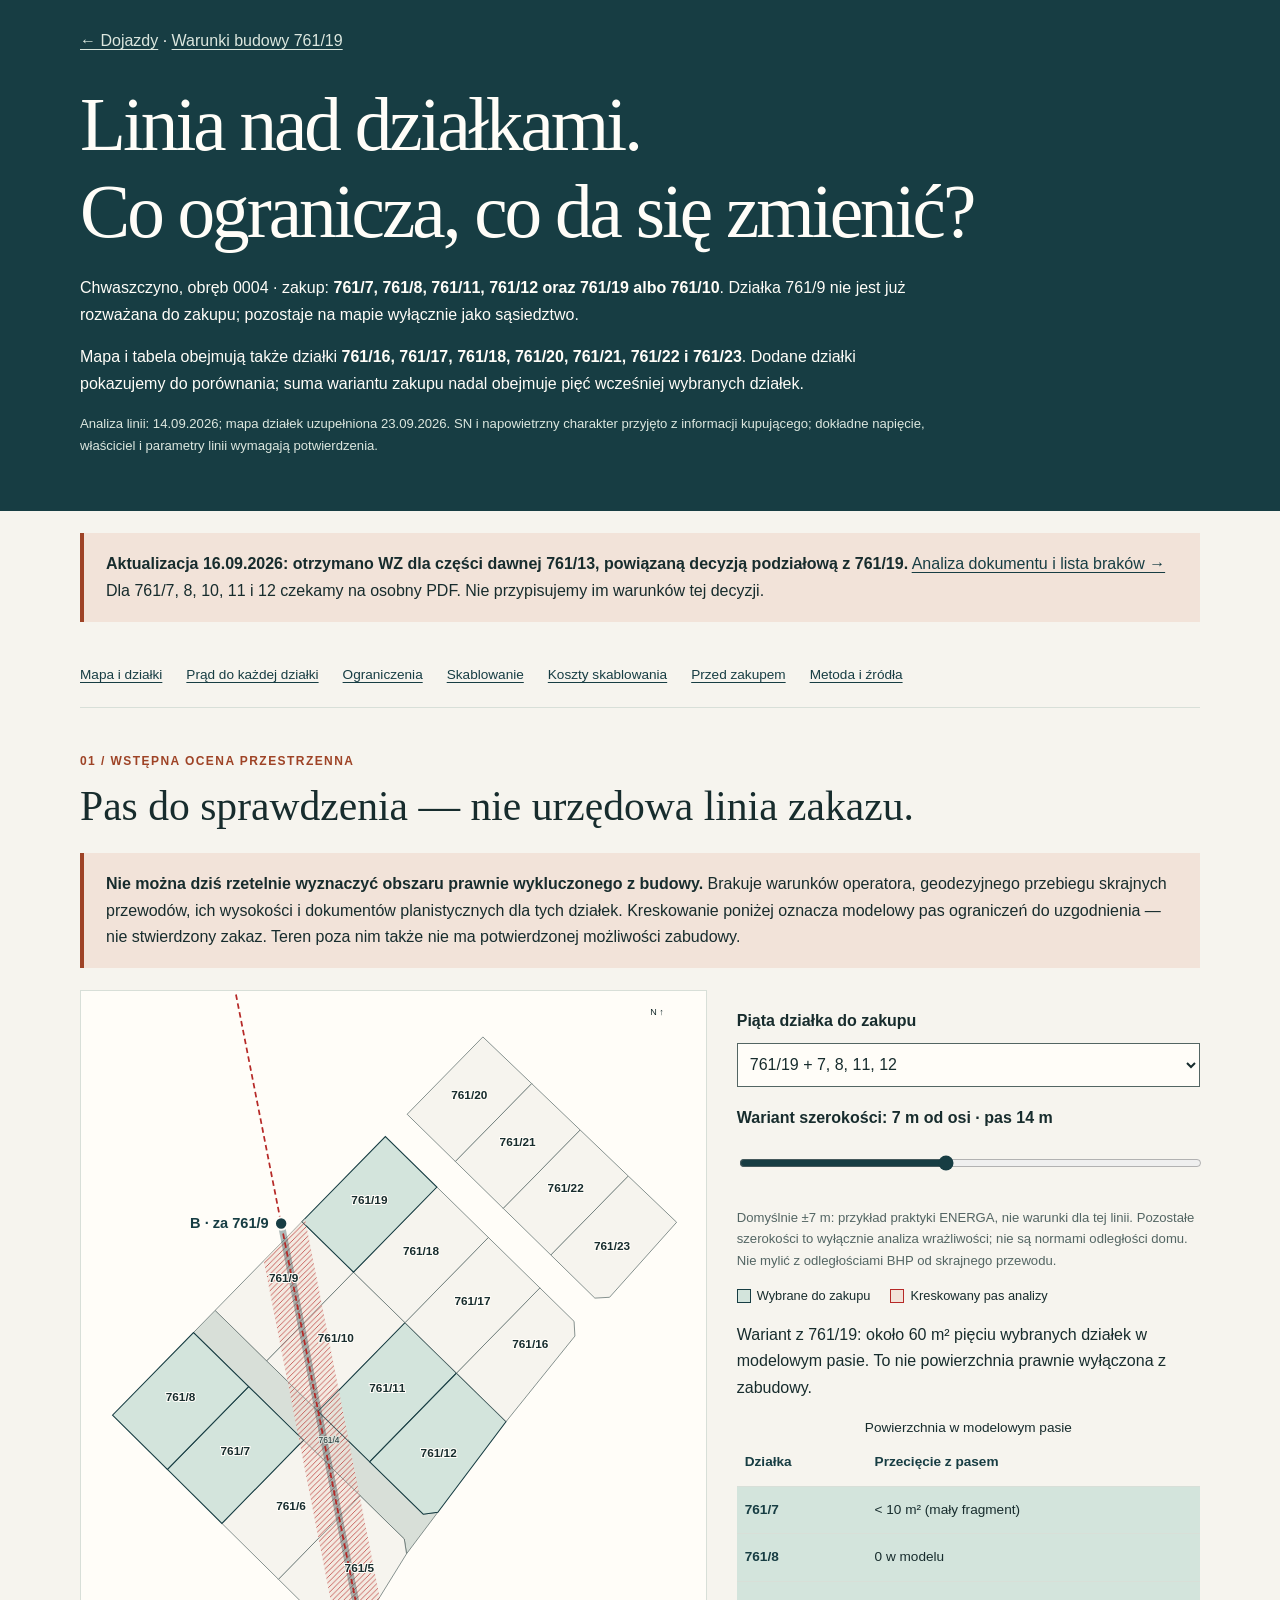
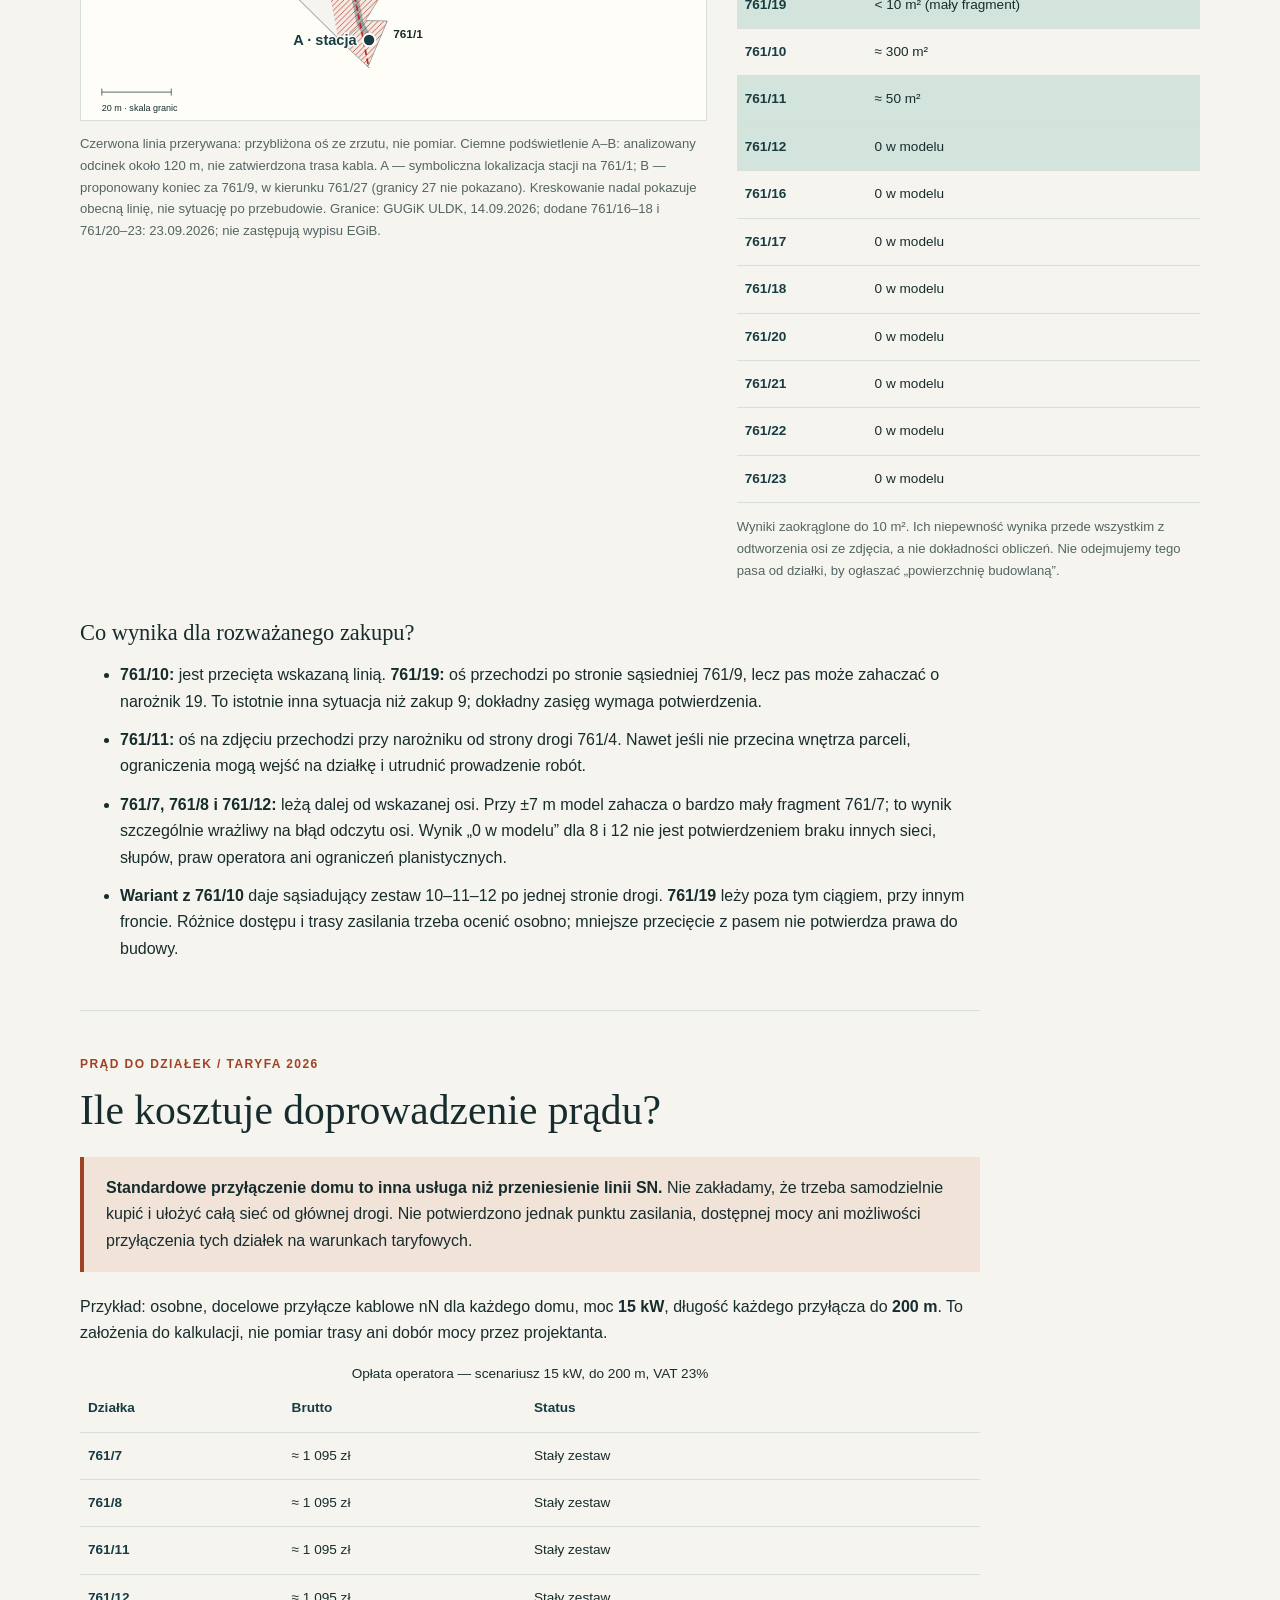
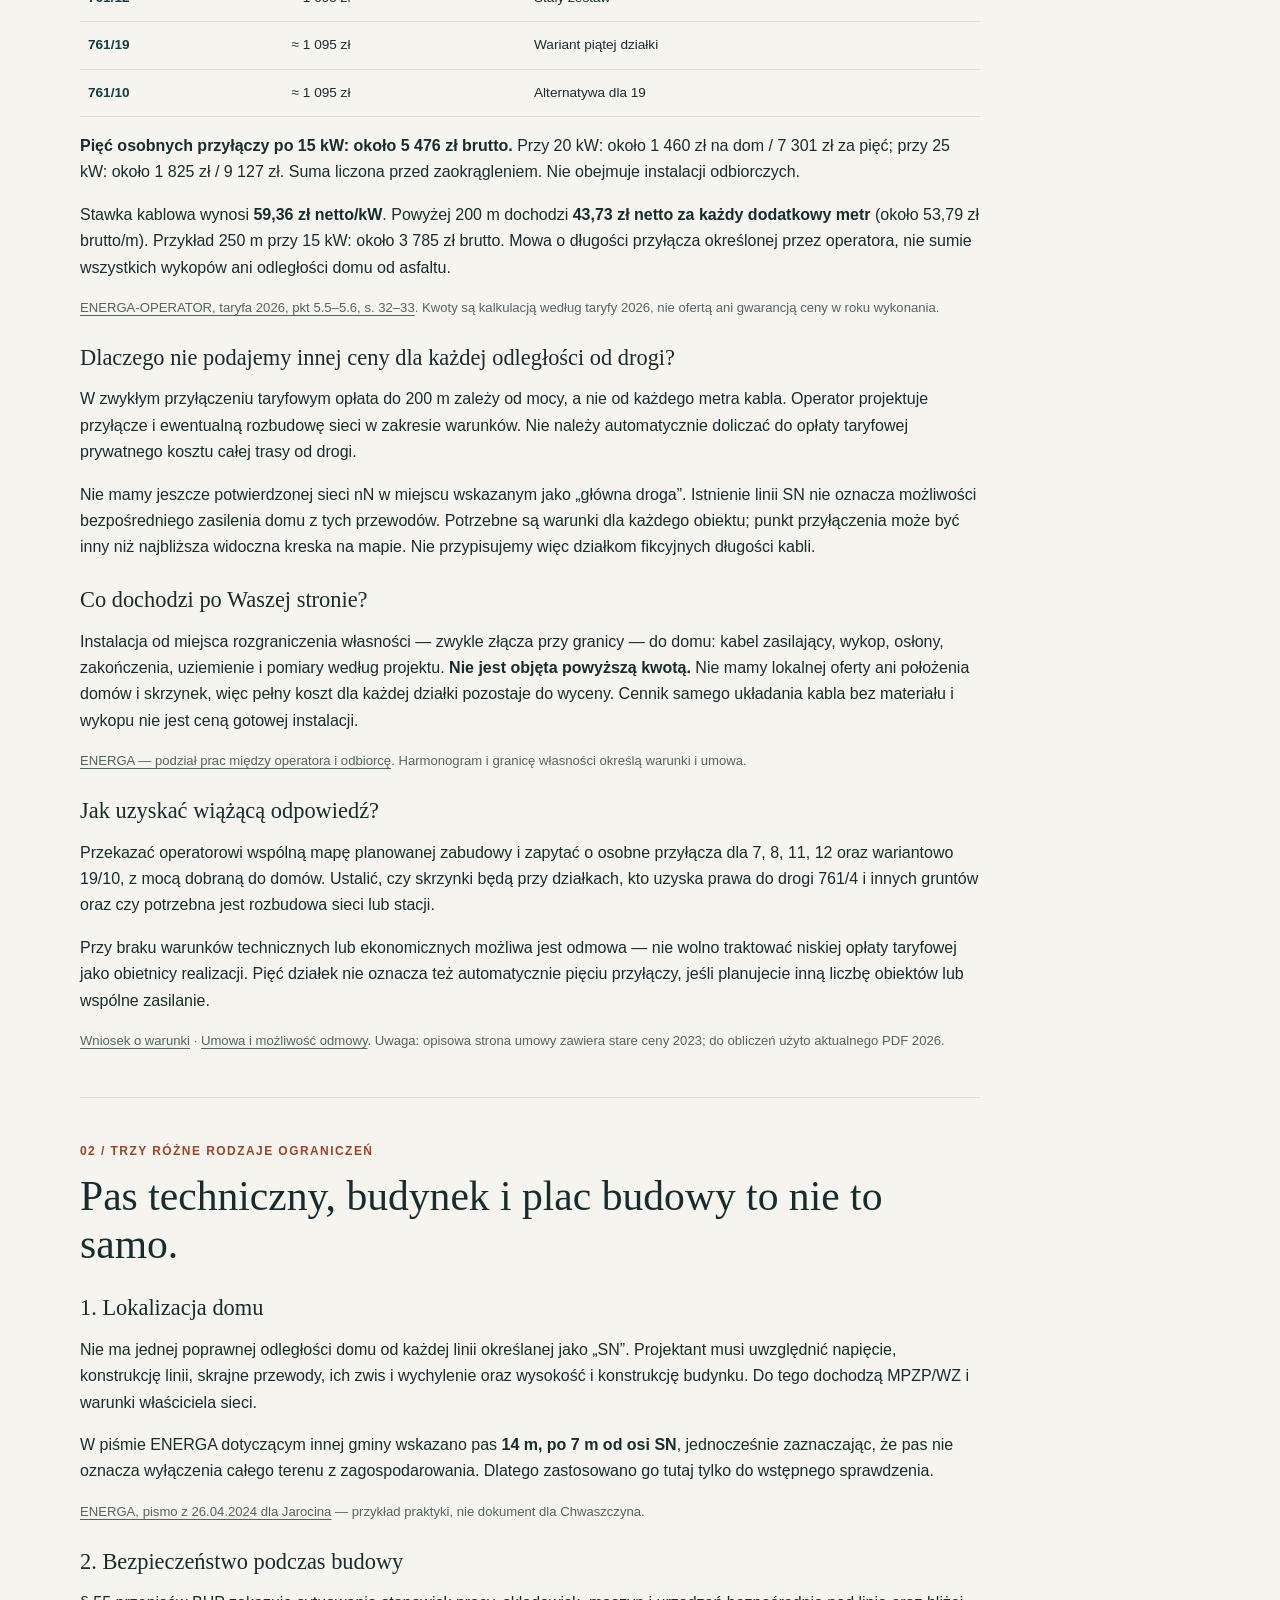
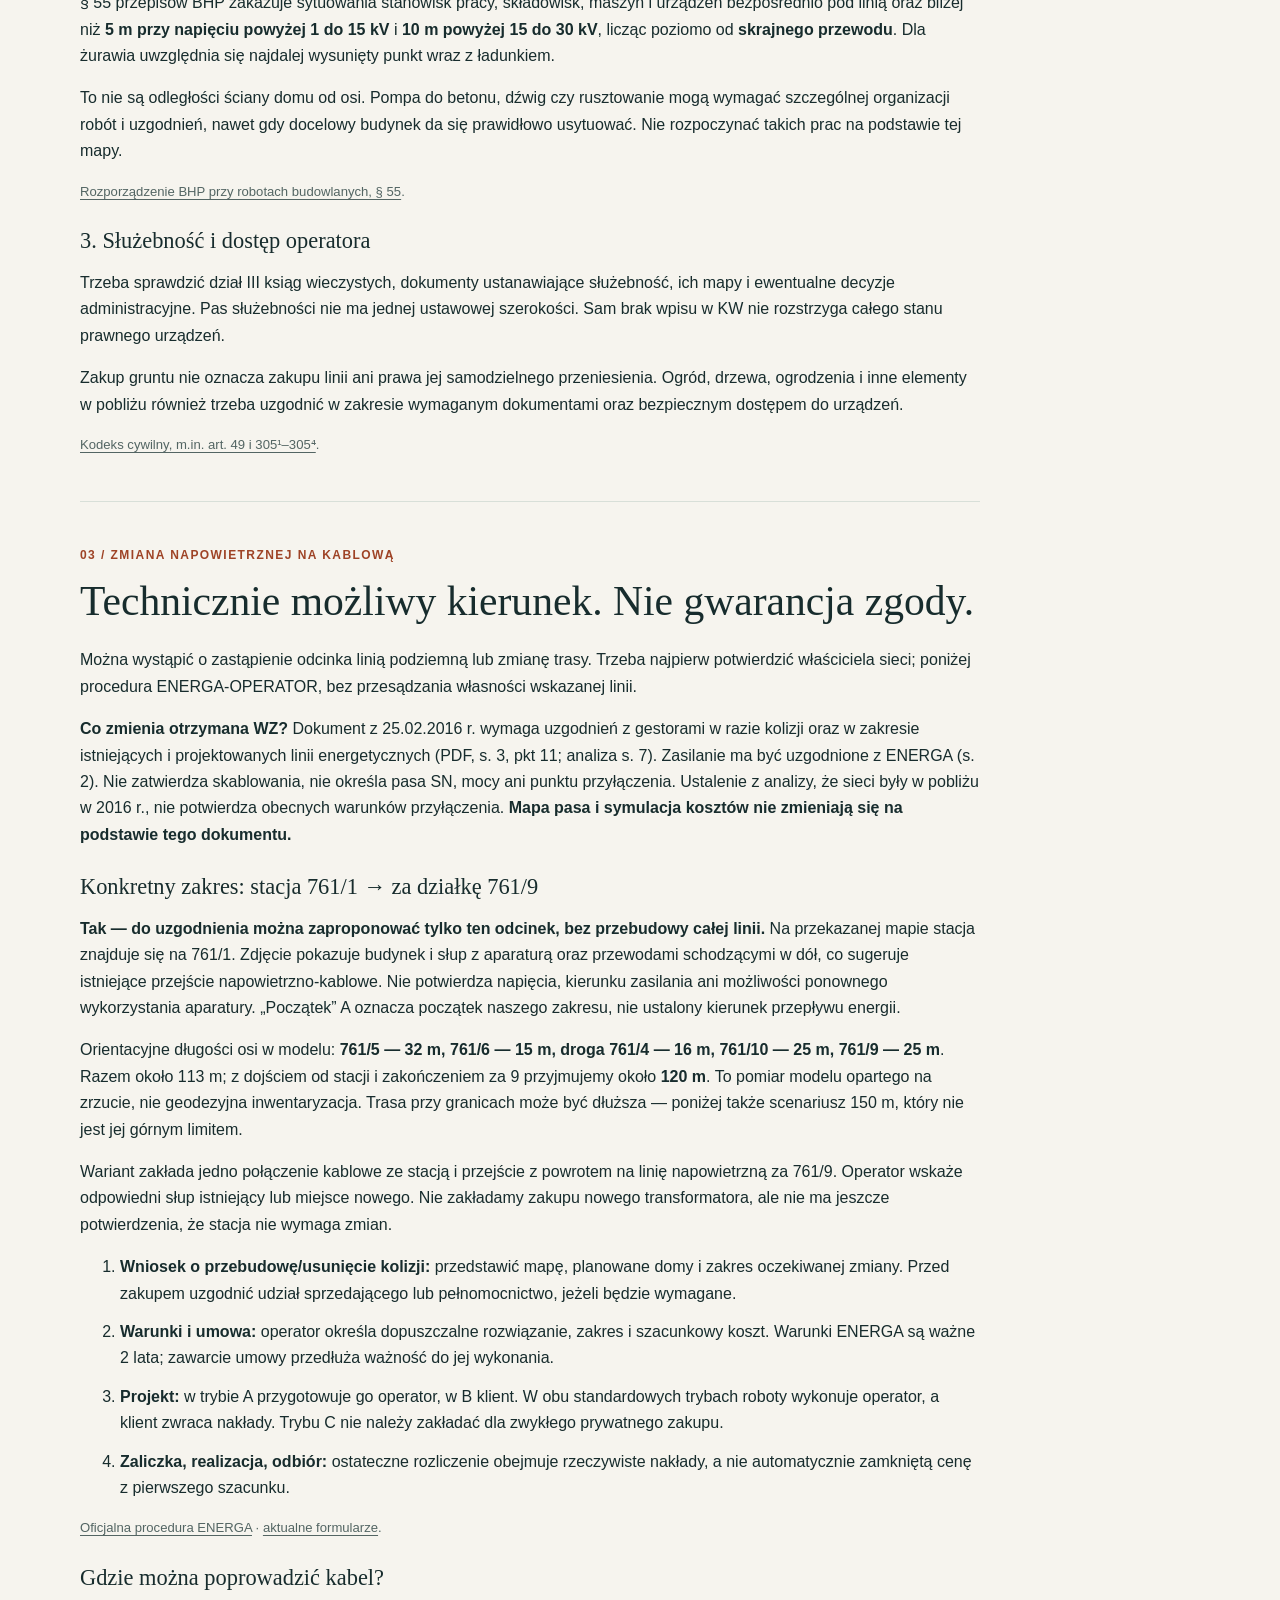
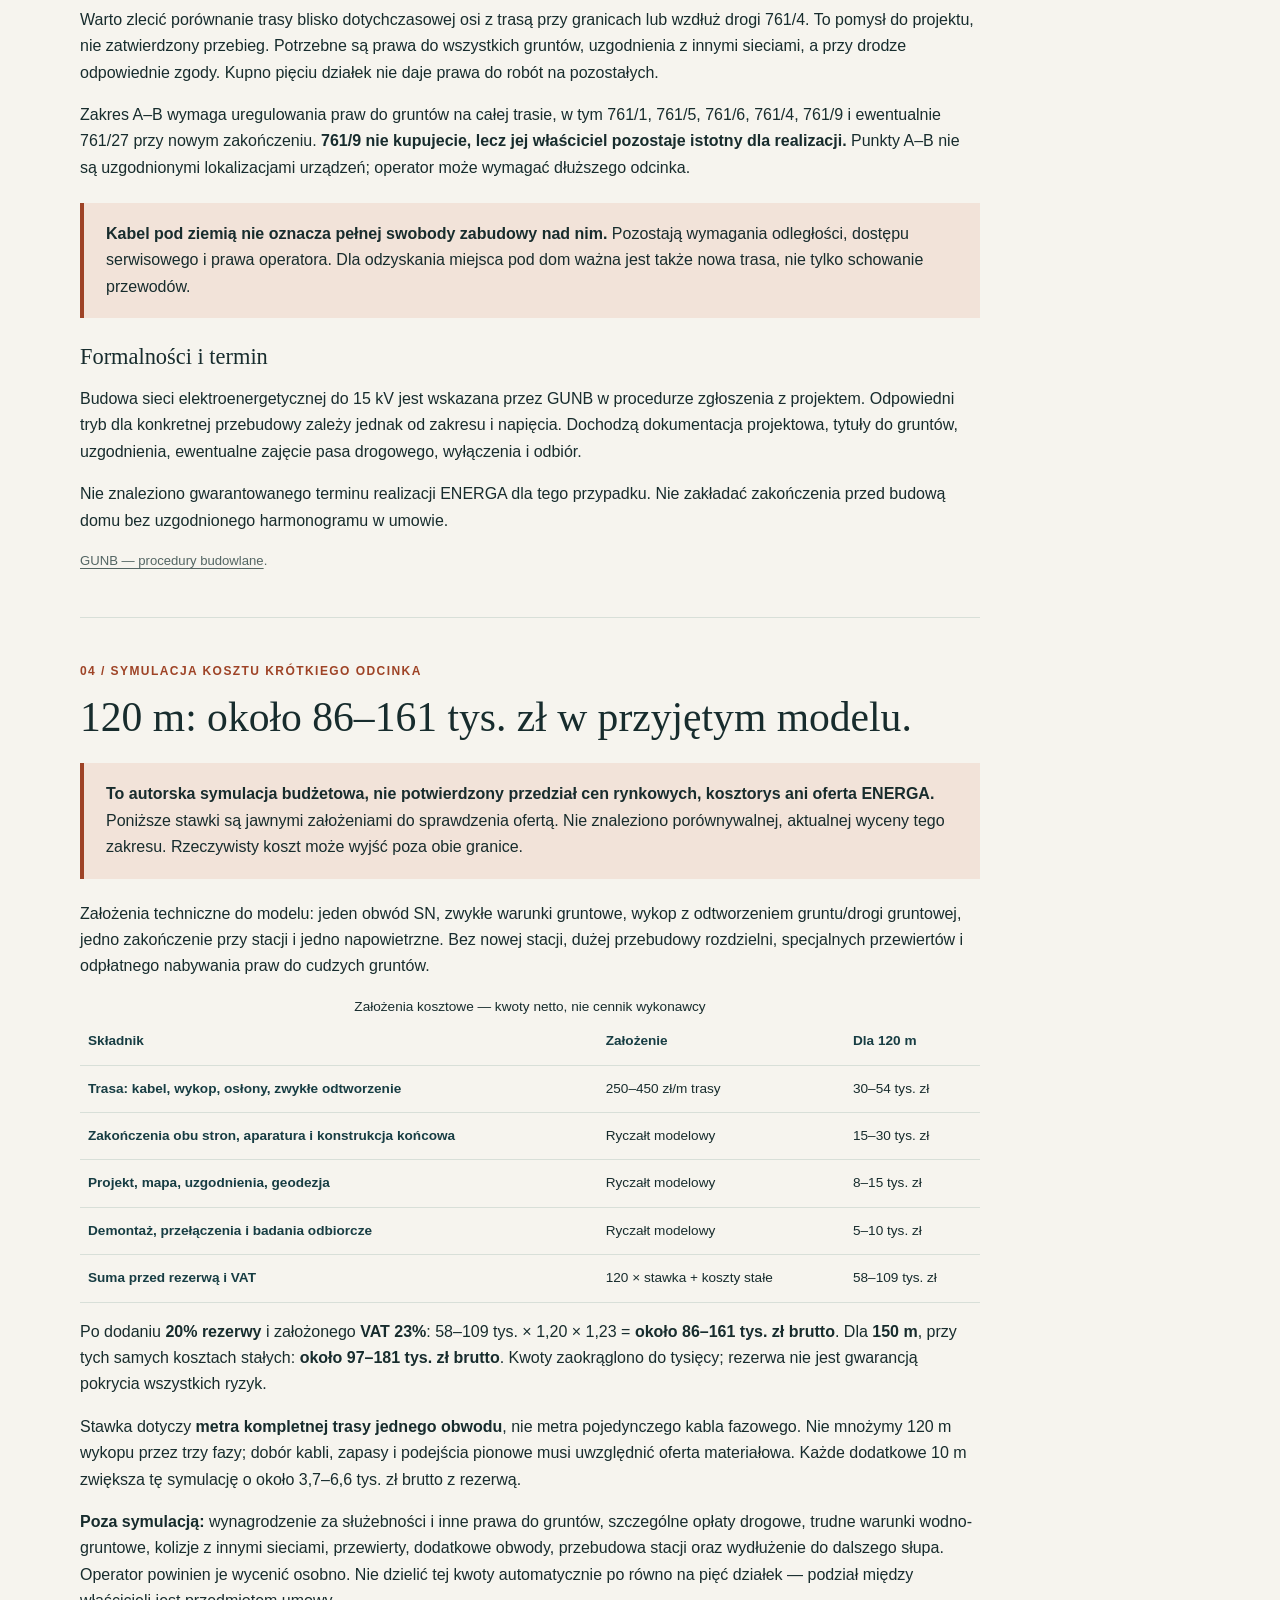
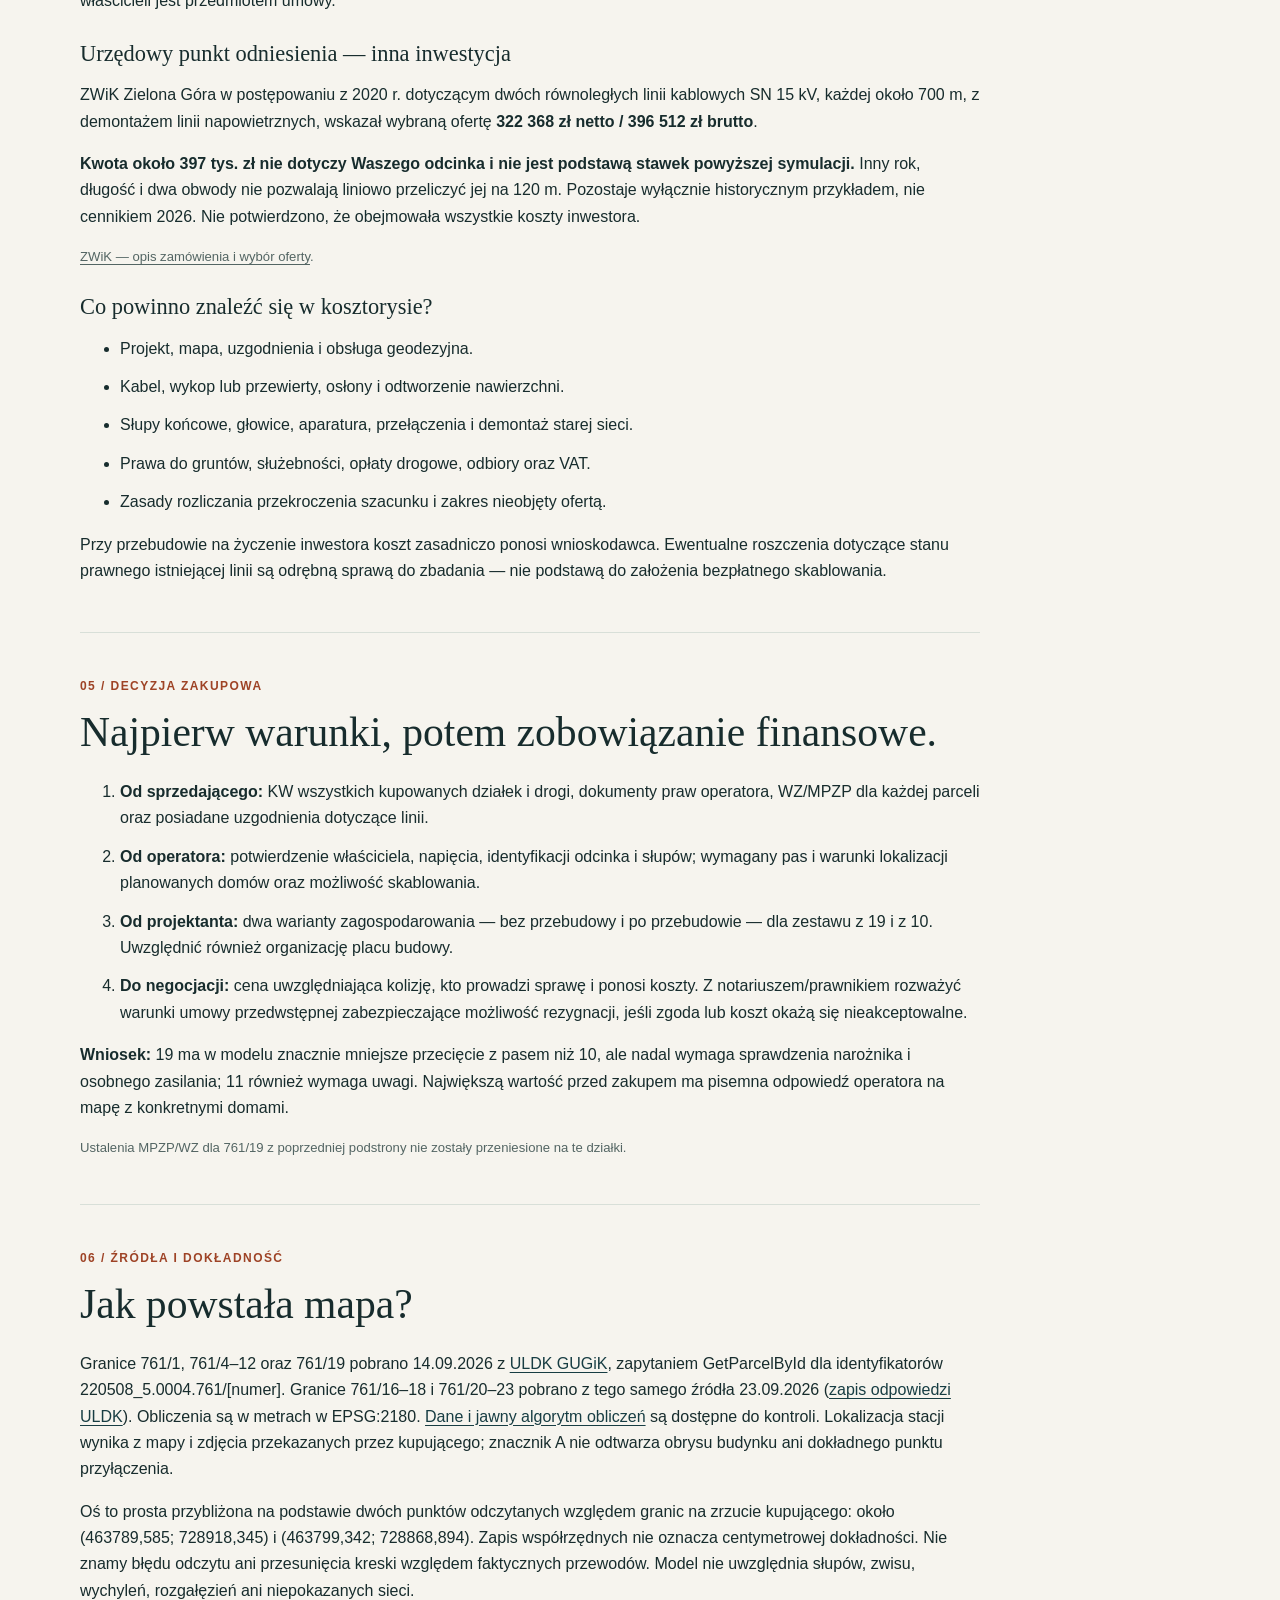
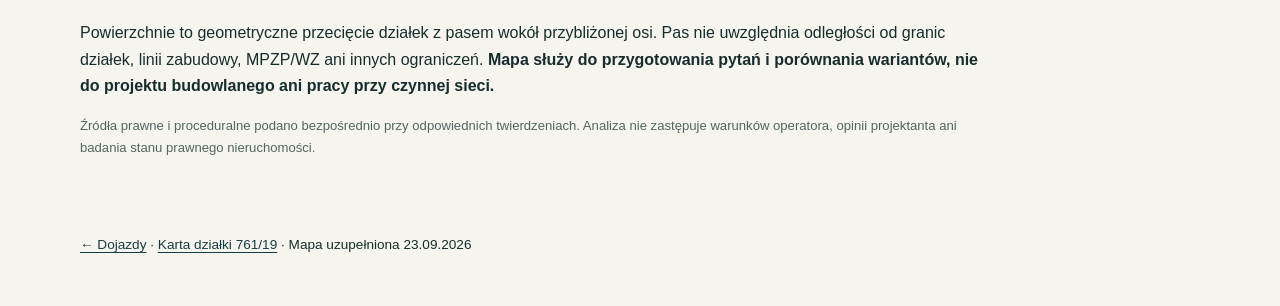
<file: linia-sn.html>
<!doctype html>
<html lang="pl">
<head>
  <meta charset="utf-8">
  <meta name="viewport" content="width=device-width,initial-scale=1">
  <meta name="description" content="Działki 761/7, 8, 11, 12 oraz 10 lub 19: mapa ograniczeń linii SN, koszty przyłączenia prądu i procedura skablowania w Chwaszczynie.">
  <title>Linia SN — działki w Chwaszczynie</title>
  <link rel="stylesheet" href="linia-sn.css">
  <script type="module" src="linia-sn.mjs?v=20260923"></script>
</head>
<body>
  <header><div class="wrap">
    <a href="./">← Dojazdy</a> · <a href="dzialka-761-19.html">Warunki budowy 761/19</a>
    <h1>Linia nad działkami.<br>Co ogranicza, co da się zmienić?</h1>
    <p>Chwaszczyno, obręb 0004 · zakup: <strong>761/7, 761/8, 761/11, 761/12 oraz 761/19 albo 761/10</strong>. Działka 761/9 nie jest już rozważana do zakupu; pozostaje na mapie wyłącznie jako sąsiedztwo.</p>
    <p>Mapa i tabela obejmują także działki <strong>761/16, 761/17, 761/18, 761/20, 761/21, 761/22 i 761/23</strong>. Dodane działki pokazujemy do porównania; suma wariantu zakupu nadal obejmuje pięć wcześniej wybranych działek.</p>
    <p class="small" style="color:var(--light)">Analiza linii: 14.09.2026; mapa działek uzupełniona 23.09.2026. SN i napowietrzny charakter przyjęto z informacji kupującego; dokładne napięcie, właściciel i parametry linii wymagają potwierdzenia.</p>
  </div></header>
  <main class="wrap">
    <div class="notice"><p><strong>Aktualizacja 16.09.2026: otrzymano WZ dla części dawnej 761/13, powiązaną decyzją podziałową z 761/19.</strong> <a href="dzialka-761-19.html#wz-2016">Analiza dokumentu i lista braków →</a> Dla 761/7, 8, 10, 11 i 12 czekamy na osobny PDF. Nie przypisujemy im warunków tej decyzji.</p></div>
    <nav aria-label="Spis treści"><a href="#mapa">Mapa i działki</a><a href="#prad">Prąd do każdej działki</a><a href="#ograniczenia">Ograniczenia</a><a href="#kabel">Skablowanie</a><a href="#koszty">Koszty skablowania</a><a href="#zakup">Przed zakupem</a><a href="#metoda">Metoda i źródła</a></nav>
    <section id="mapa">
      <p class="kicker">01 / Wstępna ocena przestrzenna</p>
      <h2>Pas do sprawdzenia — nie urzędowa linia zakazu.</h2>
      <div class="notice"><p><strong>Nie można dziś rzetelnie wyznaczyć obszaru prawnie wykluczonego z budowy.</strong> Brakuje warunków operatora, geodezyjnego przebiegu skrajnych przewodów, ich wysokości i dokumentów planistycznych dla tych działek. Kreskowanie poniżej oznacza modelowy pas ograniczeń do uzgodnienia — nie stwierdzony zakaz. Teren poza nim także nie ma potwierdzonej możliwości zabudowy.</p></div>
      <div class="map-layout">
        <figure>
          <svg id="parcel-map" viewBox="0 0 900 1050" role="img" aria-labelledby="map-title map-desc">
            <title id="map-title">Działki i orientacyjny pas przy linii SN</title>
            <desc id="map-desc">Granice z ULDK. Przybliżona oś ze zdjęcia przecina 761/9, 761/10, drogę 761/4, 761/6 i 761/5. Pas może sięgać narożnika 761/11. A–B oznacza zakres około 120 m od stacji na 761/1 za działkę 761/9, nie uzgodnioną trasę kabla. To analiza orientacyjna, a nie mapa zakazu zabudowy.</desc>
            <defs><pattern id="hatch" width="8" height="8" patternUnits="userSpaceOnUse"><rect width="8" height="8" fill="var(--soft)" fill-opacity=".6"/><path d="M-2 2L2-2M0 8L8 0M6 10L10 6" stroke="var(--red)" stroke-width="1"/></pattern></defs>
            <g id="shapes"></g><g id="labels"></g>
            <path d="M30 1010h100m-100-5v10m100-10v10" stroke="var(--ink)" fill="none"/>
            <text x="30" y="1037" class="scale">20 m · skala granic</text><text x="820" y="35" class="scale">N ↑</text>
          </svg>
          <figcaption>Czerwona linia przerywana: przybliżona oś ze zrzutu, nie pomiar. Ciemne podświetlenie A–B: analizowany odcinek około 120 m, nie zatwierdzona trasa kabla. A — symboliczna lokalizacja stacji na 761/1; B — proponowany koniec za 761/9, w kierunku 761/27 (granicy 27 nie pokazano). Kreskowanie nadal pokazuje obecną linię, nie sytuację po przebudowie. Granice: GUGiK ULDK, 14.09.2026; dodane 761/16–18 i 761/20–23: 23.09.2026; nie zastępują wypisu EGiB.</figcaption>
        </figure>
        <div>
          <label for="alternative">Piąta działka do zakupu</label>
          <select id="alternative"><option value="19">761/19 + 7, 8, 11, 12</option><option value="10">761/10 + 7, 8, 11, 12</option></select>
          <label for="width">Wariant szerokości: <output id="width-value" for="width">7 m od osi · pas 14 m</output></label>
          <input id="width" type="range" min="3" max="12" value="7" step=".5">
          <p class="small">Domyślnie ±7 m: przykład praktyki ENERGA, nie warunki dla tej linii. Pozostałe szerokości to wyłącznie analiza wrażliwości; nie są normami odległości domu. Nie mylić z odległościami BHP od skrajnego przewodu.</p>
          <div class="legend"><span><i class="swatch"></i>Wybrane do zakupu</span><span><i class="swatch red"></i>Kreskowany pas analizy</span></div>
          <p id="summary" aria-live="polite">Obliczanie orientacyjnego przecięcia działek z pasem…</p>
          <table><caption>Powierzchnia w modelowym pasie</caption><thead><tr><th scope="col">Działka</th><th scope="col">Przecięcie z pasem</th></tr></thead><tbody>
            <tr data-parcel="7"><th scope="row">761/7</th><td class="affected">—</td></tr>
            <tr data-parcel="8"><th scope="row">761/8</th><td class="affected">—</td></tr>
            <tr data-parcel="19"><th scope="row">761/19</th><td class="affected">—</td></tr>
            <tr data-parcel="10"><th scope="row">761/10</th><td class="affected">—</td></tr>
            <tr data-parcel="11"><th scope="row">761/11</th><td class="affected">—</td></tr>
            <tr data-parcel="12"><th scope="row">761/12</th><td class="affected">—</td></tr>
            <tr data-parcel="16"><th scope="row">761/16</th><td class="affected">—</td></tr>
            <tr data-parcel="17"><th scope="row">761/17</th><td class="affected">—</td></tr>
            <tr data-parcel="18"><th scope="row">761/18</th><td class="affected">—</td></tr>
            <tr data-parcel="20"><th scope="row">761/20</th><td class="affected">—</td></tr>
            <tr data-parcel="21"><th scope="row">761/21</th><td class="affected">—</td></tr>
            <tr data-parcel="22"><th scope="row">761/22</th><td class="affected">—</td></tr>
            <tr data-parcel="23"><th scope="row">761/23</th><td class="affected">—</td></tr>
          </tbody></table>
          <p class="small">Wyniki zaokrąglone do 10 m². Ich niepewność wynika przede wszystkim z odtworzenia osi ze zdjęcia, a nie dokładności obliczeń. Nie odejmujemy tego pasa od działki, by ogłaszać „powierzchnię budowlaną”.</p>
          <noscript><p>Do pokazania mapy i obliczeń potrzebny jest JavaScript. Opis ograniczeń i procedury poniżej pozostaje dostępny.</p></noscript>
        </div>
      </div>
      <h3>Co wynika dla rozważanego zakupu?</h3>
      <ul class="reading">
        <li><strong>761/10:</strong> jest przecięta wskazaną linią. <strong>761/19:</strong> oś przechodzi po stronie sąsiedniej 761/9, lecz pas może zahaczać o narożnik 19. To istotnie inna sytuacja niż zakup 9; dokładny zasięg wymaga potwierdzenia.</li>
        <li><strong>761/11:</strong> oś na zdjęciu przechodzi przy narożniku od strony drogi 761/4. Nawet jeśli nie przecina wnętrza parceli, ograniczenia mogą wejść na działkę i utrudnić prowadzenie robót.</li>
        <li><strong>761/7, 761/8 i 761/12:</strong> leżą dalej od wskazanej osi. Przy ±7 m model zahacza o bardzo mały fragment 761/7; to wynik szczególnie wrażliwy na błąd odczytu osi. Wynik „0 w modelu” dla 8 i 12 nie jest potwierdzeniem braku innych sieci, słupów, praw operatora ani ograniczeń planistycznych.</li>
        <li><strong>Wariant z 761/10</strong> daje sąsiadujący zestaw 10–11–12 po jednej stronie drogi. <strong>761/19</strong> leży poza tym ciągiem, przy innym froncie. Różnice dostępu i trasy zasilania trzeba ocenić osobno; mniejsze przecięcie z pasem nie potwierdza prawa do budowy.</li>
      </ul>
    </section>
    <section id="prad" class="reading">
      <p class="kicker">Prąd do działek / taryfa 2026</p>
      <h2>Ile kosztuje doprowadzenie prądu?</h2>
      <div class="notice"><p><strong>Standardowe przyłączenie domu to inna usługa niż przeniesienie linii SN.</strong> Nie zakładamy, że trzeba samodzielnie kupić i ułożyć całą sieć od głównej drogi. Nie potwierdzono jednak punktu zasilania, dostępnej mocy ani możliwości przyłączenia tych działek na warunkach taryfowych.</p></div>
      <p>Przykład: osobne, docelowe przyłącze kablowe nN dla każdego domu, moc <strong>15 kW</strong>, długość każdego przyłącza do <strong>200 m</strong>. To założenia do kalkulacji, nie pomiar trasy ani dobór mocy przez projektanta.</p>
      <table>
        <caption>Opłata operatora — scenariusz 15 kW, do 200 m, VAT 23%</caption>
        <thead><tr><th scope="col">Działka</th><th scope="col">Brutto</th><th scope="col">Status</th></tr></thead>
        <tbody>
          <tr><th scope="row">761/7</th><td>≈ 1 095 zł</td><td>Stały zestaw</td></tr>
          <tr><th scope="row">761/8</th><td>≈ 1 095 zł</td><td>Stały zestaw</td></tr>
          <tr><th scope="row">761/11</th><td>≈ 1 095 zł</td><td>Stały zestaw</td></tr>
          <tr><th scope="row">761/12</th><td>≈ 1 095 zł</td><td>Stały zestaw</td></tr>
          <tr><th scope="row">761/19</th><td>≈ 1 095 zł</td><td>Wariant piątej działki</td></tr>
          <tr><th scope="row">761/10</th><td>≈ 1 095 zł</td><td>Alternatywa dla 19</td></tr>
        </tbody>
      </table>
      <p><strong>Pięć osobnych przyłączy po 15 kW: około 5 476 zł brutto.</strong> Przy 20 kW: około 1 460 zł na dom / 7 301 zł za pięć; przy 25 kW: około 1 825 zł / 9 127 zł. Suma liczona przed zaokrągleniem. Nie obejmuje instalacji odbiorczych.</p>
      <p>Stawka kablowa wynosi <strong>59,36 zł netto/kW</strong>. Powyżej 200 m dochodzi <strong>43,73 zł netto za każdy dodatkowy metr</strong> (około 53,79 zł brutto/m). Przykład 250 m przy 15 kW: około 3 785 zł brutto. Mowa o długości przyłącza określonej przez operatora, nie sumie wszystkich wykopów ani odległości domu od asfaltu.</p>
      <p class="source"><a href="https://cdn-netpr.pl/file/mediakit/2933024/8/20251217_taryfa_2026.pdf">ENERGA-OPERATOR, taryfa 2026, pkt 5.5–5.6, s. 32–33</a>. Kwoty są kalkulacją według taryfy 2026, nie ofertą ani gwarancją ceny w roku wykonania.</p>
      <h3>Dlaczego nie podajemy innej ceny dla każdej odległości od drogi?</h3>
      <p>W zwykłym przyłączeniu taryfowym opłata do 200 m zależy od mocy, a nie od każdego metra kabla. Operator projektuje przyłącze i ewentualną rozbudowę sieci w zakresie warunków. Nie należy automatycznie doliczać do opłaty taryfowej prywatnego kosztu całej trasy od drogi.</p>
      <p>Nie mamy jeszcze potwierdzonej sieci nN w miejscu wskazanym jako „główna droga”. Istnienie linii SN nie oznacza możliwości bezpośredniego zasilenia domu z tych przewodów. Potrzebne są warunki dla każdego obiektu; punkt przyłączenia może być inny niż najbliższa widoczna kreska na mapie. Nie przypisujemy więc działkom fikcyjnych długości kabli.</p>
      <h3>Co dochodzi po Waszej stronie?</h3>
      <p>Instalacja od miejsca rozgraniczenia własności — zwykle złącza przy granicy — do domu: kabel zasilający, wykop, osłony, zakończenia, uziemienie i pomiary według projektu. <strong>Nie jest objęta powyższą kwotą.</strong> Nie mamy lokalnej oferty ani położenia domów i skrzynek, więc pełny koszt dla każdej działki pozostaje do wyceny. Cennik samego układania kabla bez materiału i wykopu nie jest ceną gotowej instalacji.</p>
      <p class="source"><a href="https://energa-operator.pl/przylaczenie-do-sieci/odbiorcy-3">ENERGA — podział prac między operatora i odbiorcę</a>. Harmonogram i granicę własności określą warunki i umowa.</p>
      <h3>Jak uzyskać wiążącą odpowiedź?</h3>
      <p>Przekazać operatorowi wspólną mapę planowanej zabudowy i zapytać o osobne przyłącza dla 7, 8, 11, 12 oraz wariantowo 19/10, z mocą dobraną do domów. Ustalić, czy skrzynki będą przy działkach, kto uzyska prawa do drogi 761/4 i innych gruntów oraz czy potrzebna jest rozbudowa sieci lub stacji.</p>
      <p>Przy braku warunków technicznych lub ekonomicznych możliwa jest odmowa — nie wolno traktować niskiej opłaty taryfowej jako obietnicy realizacji. Pięć działek nie oznacza też automatycznie pięciu przyłączy, jeśli planujecie inną liczbę obiektów lub wspólne zasilanie.</p>
      <p class="source"><a href="https://energa-operator.pl/przylaczenie-do-sieci/odbiorcy-1">Wniosek o warunki</a> · <a href="https://energa-operator.pl/przylaczenie-do-sieci/odbiorcy-2">Umowa i możliwość odmowy</a>. Uwaga: opisowa strona umowy zawiera stare ceny 2023; do obliczeń użyto aktualnego PDF 2026.</p>
    </section>
    <section id="ograniczenia" class="reading">
      <p class="kicker">02 / Trzy różne rodzaje ograniczeń</p><h2>Pas techniczny, budynek i plac budowy to nie to samo.</h2>
      <h3>1. Lokalizacja domu</h3>
      <p>Nie ma jednej poprawnej odległości domu od każdej linii określanej jako „SN”. Projektant musi uwzględnić napięcie, konstrukcję linii, skrajne przewody, ich zwis i wychylenie oraz wysokość i konstrukcję budynku. Do tego dochodzą MPZP/WZ i warunki właściciela sieci.</p>
      <p>W piśmie ENERGA dotyczącym innej gminy wskazano pas <strong>14 m, po 7 m od osi SN</strong>, jednocześnie zaznaczając, że pas nie oznacza wyłączenia całego terenu z zagospodarowania. Dlatego zastosowano go tutaj tylko do wstępnego sprawdzenia.</p>
      <p class="source"><a href="https://www.wokiss.pl/jarocin/zasoby/files/wps/rejestry/wnioski%20instytucje/25-energa.pdf">ENERGA, pismo z 26.04.2024 dla Jarocina</a> — przykład praktyki, nie dokument dla Chwaszczyna.</p>
      <h3>2. Bezpieczeństwo podczas budowy</h3>
      <p>§ 55 przepisów BHP zakazuje sytuowania stanowisk pracy, składowisk, maszyn i urządzeń bezpośrednio pod linią oraz bliżej niż <strong>5 m przy napięciu powyżej 1 do 15 kV</strong> i <strong>10 m powyżej 15 do 30 kV</strong>, licząc poziomo od <strong>skrajnego przewodu</strong>. Dla żurawia uwzględnia się najdalej wysunięty punkt wraz z ładunkiem.</p>
      <p>To nie są odległości ściany domu od osi. Pompa do betonu, dźwig czy rusztowanie mogą wymagać szczególnej organizacji robót i uzgodnień, nawet gdy docelowy budynek da się prawidłowo usytuować. Nie rozpoczynać takich prac na podstawie tej mapy.</p>
      <p class="source"><a href="https://eli.gov.pl/api/acts/DU/2003/401/text/O/D20030401.pdf">Rozporządzenie BHP przy robotach budowlanych, § 55</a>.</p>
      <h3>3. Służebność i dostęp operatora</h3>
      <p>Trzeba sprawdzić dział III ksiąg wieczystych, dokumenty ustanawiające służebność, ich mapy i ewentualne decyzje administracyjne. Pas służebności nie ma jednej ustawowej szerokości. Sam brak wpisu w KW nie rozstrzyga całego stanu prawnego urządzeń.</p>
      <p>Zakup gruntu nie oznacza zakupu linii ani prawa jej samodzielnego przeniesienia. Ogród, drzewa, ogrodzenia i inne elementy w pobliżu również trzeba uzgodnić w zakresie wymaganym dokumentami oraz bezpiecznym dostępem do urządzeń.</p>
      <p class="source"><a href="https://eli.gov.pl/api/acts/DU/2025/1071/text/O/D20251071.pdf">Kodeks cywilny, m.in. art. 49 i 305¹–305⁴</a>.</p>
    </section>
    <section id="kabel" class="reading">
      <p class="kicker">03 / Zmiana napowietrznej na kablową</p><h2>Technicznie możliwy kierunek. Nie gwarancja zgody.</h2>
      <p>Można wystąpić o zastąpienie odcinka linią podziemną lub zmianę trasy. Trzeba najpierw potwierdzić właściciela sieci; poniżej procedura ENERGA-OPERATOR, bez przesądzania własności wskazanej linii.</p>
      <p><strong>Co zmienia otrzymana WZ?</strong> Dokument z 25.02.2016 r. wymaga uzgodnień z gestorami w razie kolizji oraz w zakresie istniejących i projektowanych linii energetycznych (PDF, s. 3, pkt 11; analiza s. 7). Zasilanie ma być uzgodnione z ENERGA (s. 2). Nie zatwierdza skablowania, nie określa pasa SN, mocy ani punktu przyłączenia. Ustalenie z analizy, że sieci były w pobliżu w 2016 r., nie potwierdza obecnych warunków przyłączenia. <strong>Mapa pasa i symulacja kosztów nie zmieniają się na podstawie tego dokumentu.</strong></p>
      <h3>Konkretny zakres: stacja 761/1 → za działkę 761/9</h3>
      <p><strong>Tak — do uzgodnienia można zaproponować tylko ten odcinek, bez przebudowy całej linii.</strong> Na przekazanej mapie stacja znajduje się na 761/1. Zdjęcie pokazuje budynek i słup z aparaturą oraz przewodami schodzącymi w dół, co sugeruje istniejące przejście napowietrzno-kablowe. Nie potwierdza napięcia, kierunku zasilania ani możliwości ponownego wykorzystania aparatury. „Początek” A oznacza początek naszego zakresu, nie ustalony kierunek przepływu energii.</p>
      <p>Orientacyjne długości osi w modelu: <strong>761/5 — 32 m, 761/6 — 15 m, droga 761/4 — 16 m, 761/10 — 25 m, 761/9 — 25 m</strong>. Razem około 113 m; z dojściem od stacji i zakończeniem za 9 przyjmujemy około <strong>120 m</strong>. To pomiar modelu opartego na zrzucie, nie geodezyjna inwentaryzacja. Trasa przy granicach może być dłuższa — poniżej także scenariusz 150 m, który nie jest jej górnym limitem.</p>
      <p>Wariant zakłada jedno połączenie kablowe ze stacją i przejście z powrotem na linię napowietrzną za 761/9. Operator wskaże odpowiedni słup istniejący lub miejsce nowego. Nie zakładamy zakupu nowego transformatora, ale nie ma jeszcze potwierdzenia, że stacja nie wymaga zmian.</p>
      <ol>
        <li><strong>Wniosek o przebudowę/usunięcie kolizji:</strong> przedstawić mapę, planowane domy i zakres oczekiwanej zmiany. Przed zakupem uzgodnić udział sprzedającego lub pełnomocnictwo, jeżeli będzie wymagane.</li>
        <li><strong>Warunki i umowa:</strong> operator określa dopuszczalne rozwiązanie, zakres i szacunkowy koszt. Warunki ENERGA są ważne 2 lata; zawarcie umowy przedłuża ważność do jej wykonania.</li>
        <li><strong>Projekt:</strong> w trybie A przygotowuje go operator, w B klient. W obu standardowych trybach roboty wykonuje operator, a klient zwraca nakłady. Trybu C nie należy zakładać dla zwykłego prywatnego zakupu.</li>
        <li><strong>Zaliczka, realizacja, odbiór:</strong> ostateczne rozliczenie obejmuje rzeczywiste nakłady, a nie automatycznie zamkniętą cenę z pierwszego szacunku.</li>
      </ol>
      <p class="source"><a href="https://energa-operator.pl/uslugi/przebudowa-sieci/kolizje-z-innymi-inwestycjami">Oficjalna procedura ENERGA</a> · <a href="https://energa-operator.pl/dokumenty-i-formularze/przebudowa-sieci">aktualne formularze</a>.</p>
      <h3>Gdzie można poprowadzić kabel?</h3>
      <p>Warto zlecić porównanie trasy blisko dotychczasowej osi z trasą przy granicach lub wzdłuż drogi 761/4. To pomysł do projektu, nie zatwierdzony przebieg. Potrzebne są prawa do wszystkich gruntów, uzgodnienia z innymi sieciami, a przy drodze odpowiednie zgody. Kupno pięciu działek nie daje prawa do robót na pozostałych.</p>
      <p>Zakres A–B wymaga uregulowania praw do gruntów na całej trasie, w tym 761/1, 761/5, 761/6, 761/4, 761/9 i ewentualnie 761/27 przy nowym zakończeniu. <strong>761/9 nie kupujecie, lecz jej właściciel pozostaje istotny dla realizacji.</strong> Punkty A–B nie są uzgodnionymi lokalizacjami urządzeń; operator może wymagać dłuższego odcinka.</p>
      <div class="notice"><p><strong>Kabel pod ziemią nie oznacza pełnej swobody zabudowy nad nim.</strong> Pozostają wymagania odległości, dostępu serwisowego i prawa operatora. Dla odzyskania miejsca pod dom ważna jest także nowa trasa, nie tylko schowanie przewodów.</p></div>
      <h3>Formalności i termin</h3>
      <p>Budowa sieci elektroenergetycznej do 15 kV jest wskazana przez GUNB w procedurze zgłoszenia z projektem. Odpowiedni tryb dla konkretnej przebudowy zależy jednak od zakresu i napięcia. Dochodzą dokumentacja projektowa, tytuły do gruntów, uzgodnienia, ewentualne zajęcie pasa drogowego, wyłączenia i odbiór.</p>
      <p>Nie znaleziono gwarantowanego terminu realizacji ENERGA dla tego przypadku. Nie zakładać zakończenia przed budową domu bez uzgodnionego harmonogramu w umowie.</p>
      <p class="source"><a href="https://www.gov.pl/web/gunb/procedury-budowlane">GUNB — procedury budowlane</a>.</p>
    </section>
    <section id="koszty" class="reading">
      <p class="kicker">04 / Symulacja kosztu krótkiego odcinka</p><h2>120 m: około 86–161 tys. zł w przyjętym modelu.</h2>
      <div class="notice"><p><strong>To autorska symulacja budżetowa, nie potwierdzony przedział cen rynkowych, kosztorys ani oferta ENERGA.</strong> Poniższe stawki są jawnymi założeniami do sprawdzenia ofertą. Nie znaleziono porównywalnej, aktualnej wyceny tego zakresu. Rzeczywisty koszt może wyjść poza obie granice.</p></div>
      <p>Założenia techniczne do modelu: jeden obwód SN, zwykłe warunki gruntowe, wykop z odtworzeniem gruntu/drogi gruntowej, jedno zakończenie przy stacji i jedno napowietrzne. Bez nowej stacji, dużej przebudowy rozdzielni, specjalnych przewiertów i odpłatnego nabywania praw do cudzych gruntów.</p>
      <table><caption>Założenia kosztowe — kwoty netto, nie cennik wykonawcy</caption>
        <thead><tr><th scope="col">Składnik</th><th scope="col">Założenie</th><th scope="col">Dla 120 m</th></tr></thead>
        <tbody>
          <tr><th scope="row">Trasa: kabel, wykop, osłony, zwykłe odtworzenie</th><td>250–450 zł/m trasy</td><td>30–54 tys. zł</td></tr>
          <tr><th scope="row">Zakończenia obu stron, aparatura i konstrukcja końcowa</th><td>Ryczałt modelowy</td><td>15–30 tys. zł</td></tr>
          <tr><th scope="row">Projekt, mapa, uzgodnienia, geodezja</th><td>Ryczałt modelowy</td><td>8–15 tys. zł</td></tr>
          <tr><th scope="row">Demontaż, przełączenia i badania odbiorcze</th><td>Ryczałt modelowy</td><td>5–10 tys. zł</td></tr>
          <tr><th scope="row">Suma przed rezerwą i VAT</th><td>120 × stawka + koszty stałe</td><td>58–109 tys. zł</td></tr>
        </tbody>
      </table>
      <p>Po dodaniu <strong>20% rezerwy</strong> i założonego <strong>VAT 23%</strong>: 58–109 tys. × 1,20 × 1,23 = <strong>około 86–161 tys. zł brutto</strong>. Dla <strong>150 m</strong>, przy tych samych kosztach stałych: <strong>około 97–181 tys. zł brutto</strong>. Kwoty zaokrąglono do tysięcy; rezerwa nie jest gwarancją pokrycia wszystkich ryzyk.</p>
      <p>Stawka dotyczy <strong>metra kompletnej trasy jednego obwodu</strong>, nie metra pojedynczego kabla fazowego. Nie mnożymy 120 m wykopu przez trzy fazy; dobór kabli, zapasy i podejścia pionowe musi uwzględnić oferta materiałowa. Każde dodatkowe 10 m zwiększa tę symulację o około 3,7–6,6 tys. zł brutto z rezerwą.</p>
      <p><strong>Poza symulacją:</strong> wynagrodzenie za służebności i inne prawa do gruntów, szczególne opłaty drogowe, trudne warunki wodno-gruntowe, kolizje z innymi sieciami, przewierty, dodatkowe obwody, przebudowa stacji oraz wydłużenie do dalszego słupa. Operator powinien je wycenić osobno. Nie dzielić tej kwoty automatycznie po równo na pięć działek — podział między właścicieli jest przedmiotem umowy.</p>
      <h3>Urzędowy punkt odniesienia — inna inwestycja</h3>
      <p>ZWiK Zielona Góra w postępowaniu z 2020 r. dotyczącym dwóch równoległych linii kablowych SN 15 kV, każdej około 700 m, z demontażem linii napowietrznych, wskazał wybraną ofertę <strong>322 368 zł netto / 396 512 zł brutto</strong>.</p>
      <p><strong>Kwota około 397 tys. zł nie dotyczy Waszego odcinka i nie jest podstawą stawek powyższej symulacji.</strong> Inny rok, długość i dwa obwody nie pozwalają liniowo przeliczyć jej na 120 m. Pozostaje wyłącznie historycznym przykładem, nie cennikiem 2026. Nie potwierdzono, że obejmowała wszystkie koszty inwestora.</p>
      <p class="source"><a href="https://www.zwik.zgora.pl/2020/08/budowa-linii-kablowych-sn-15-kv-w-solectwie-przylep-w-zielonej-gorze-zasilajacych-oczyszczalnie-sciekow-lacza/">ZWiK — opis zamówienia i wybór oferty</a>.</p>
      <h3>Co powinno znaleźć się w kosztorysie?</h3>
      <ul><li>Projekt, mapa, uzgodnienia i obsługa geodezyjna.</li><li>Kabel, wykop lub przewierty, osłony i odtworzenie nawierzchni.</li><li>Słupy końcowe, głowice, aparatura, przełączenia i demontaż starej sieci.</li><li>Prawa do gruntów, służebności, opłaty drogowe, odbiory oraz VAT.</li><li>Zasady rozliczania przekroczenia szacunku i zakres nieobjęty ofertą.</li></ul>
      <p>Przy przebudowie na życzenie inwestora koszt zasadniczo ponosi wnioskodawca. Ewentualne roszczenia dotyczące stanu prawnego istniejącej linii są odrębną sprawą do zbadania — nie podstawą do założenia bezpłatnego skablowania.</p>
    </section>
    <section id="zakup" class="reading">
      <p class="kicker">05 / Decyzja zakupowa</p><h2>Najpierw warunki, potem zobowiązanie finansowe.</h2>
      <ol>
        <li><strong>Od sprzedającego:</strong> KW wszystkich kupowanych działek i drogi, dokumenty praw operatora, WZ/MPZP dla każdej parceli oraz posiadane uzgodnienia dotyczące linii.</li>
        <li><strong>Od operatora:</strong> potwierdzenie właściciela, napięcia, identyfikacji odcinka i słupów; wymagany pas i warunki lokalizacji planowanych domów oraz możliwość skablowania.</li>
        <li><strong>Od projektanta:</strong> dwa warianty zagospodarowania — bez przebudowy i po przebudowie — dla zestawu z 19 i z 10. Uwzględnić również organizację placu budowy.</li>
        <li><strong>Do negocjacji:</strong> cena uwzględniająca kolizję, kto prowadzi sprawę i ponosi koszty. Z notariuszem/prawnikiem rozważyć warunki umowy przedwstępnej zabezpieczające możliwość rezygnacji, jeśli zgoda lub koszt okażą się nieakceptowalne.</li>
      </ol>
      <p><strong>Wniosek:</strong> 19 ma w modelu znacznie mniejsze przecięcie z pasem niż 10, ale nadal wymaga sprawdzenia narożnika i osobnego zasilania; 11 również wymaga uwagi. Największą wartość przed zakupem ma pisemna odpowiedź operatora na mapę z konkretnymi domami.</p>
      <p class="small">Ustalenia MPZP/WZ dla 761/19 z poprzedniej podstrony nie zostały przeniesione na te działki.</p>
    </section>
    <section id="metoda" class="reading">
      <p class="kicker">06 / Źródła i dokładność</p><h2>Jak powstała mapa?</h2>
      <p>Granice 761/1, 761/4–12 oraz 761/19 pobrano 14.09.2026 z <a href="https://uldk.gugik.gov.pl/">ULDK GUGiK</a>, zapytaniem GetParcelById dla identyfikatorów 220508_5.0004.761/[numer]. Granice 761/16–18 i 761/20–23 pobrano z tego samego źródła 23.09.2026 (<a href="linia-sn-parcels-2026-09-23.json">zapis odpowiedzi ULDK</a>). Obliczenia są w metrach w EPSG:2180. <a href="linia-sn.mjs">Dane i jawny algorytm obliczeń</a> są dostępne do kontroli. Lokalizacja stacji wynika z mapy i zdjęcia przekazanych przez kupującego; znacznik A nie odtwarza obrysu budynku ani dokładnego punktu przyłączenia.</p>
      <p>Oś to prosta przybliżona na podstawie dwóch punktów odczytanych względem granic na zrzucie kupującego: około (463789,585; 728918,345) i (463799,342; 728868,894). Zapis współrzędnych nie oznacza centymetrowej dokładności. Nie znamy błędu odczytu ani przesunięcia kreski względem faktycznych przewodów. Model nie uwzględnia słupów, zwisu, wychyleń, rozgałęzień ani niepokazanych sieci.</p>
      <p>Powierzchnie to geometryczne przecięcie działek z pasem wokół przybliżonej osi. Pas nie uwzględnia odległości od granic działek, linii zabudowy, MPZP/WZ ani innych ograniczeń. <strong>Mapa służy do przygotowania pytań i porównania wariantów, nie do projektu budowlanego ani pracy przy czynnej sieci.</strong></p>
      <p class="small">Źródła prawne i proceduralne podano bezpośrednio przy odpowiednich twierdzeniach. Analiza nie zastępuje warunków operatora, opinii projektanta ani badania stanu prawnego nieruchomości.</p>
    </section>
  </main>
  <footer class="wrap"><a href="./">← Dojazdy</a> · <a href="dzialka-761-19.html">Karta działki 761/19</a> · Mapa uzupełniona 23.09.2026</footer>
</body>
</html>
</file>
<file: linia-sn.css>
:root { --paper:#fffdf8; --ivory:#f6f4ee; --ink:#172c2d; --marine:#173d43; --muted:#536563; --line:#d8dfd8; --rust:#9e4326; --soft:#f2e3d9; --light:#dce7df; --selected:#d3e4dc; --red:#b62927; }
* { box-sizing:border-box; }
body { margin:0; background:var(--ivory); color:var(--ink); font:16px/1.65 Verdana,Geneva,sans-serif; }
a { color:var(--marine); text-underline-offset:3px; overflow-wrap:anywhere; }
a:focus-visible,select:focus-visible,input:focus-visible { outline:3px solid var(--rust); outline-offset:4px; }
.wrap { width:min(1120px,calc(100% - 36px)); margin:auto; }
header { padding:28px 0 42px; background:var(--marine); color:var(--paper); }
header a { color:var(--light); }
h1,h2,h3 { font-family:Georgia,Palatino,serif; font-weight:400; line-height:1.15; }
h1 { font-size:clamp(2.5rem,6vw,4.7rem); letter-spacing:-.04em; margin:28px 0 20px; }
h2 { font-size:clamp(1.8rem,4vw,2.6rem); margin:12px 0 22px; }
h3 { font-size:1.4rem; margin:26px 0 12px; }
header p { max-width:850px; }
nav { display:flex; flex-wrap:wrap; gap:12px 24px; padding:20px 0; font-size:.85rem; }
section { border-top:1px solid var(--line); padding:32px 0; scroll-margin-top:16px; }
.kicker { color:var(--rust); text-transform:uppercase; font-size:.75rem; letter-spacing:.12em; font-weight:bold; }
.notice { padding:18px 22px; border-left:4px solid var(--rust); background:var(--soft); margin:22px 0; }
.notice p { margin:0; }
.small,figcaption,.source { font-size:.82rem; color:var(--muted); }
.source a { color:var(--muted); }
.map-layout { display:grid; grid-template-columns:minmax(0,1.15fr) minmax(270px,.85fr); gap:30px; align-items:start; }
figure { margin:0; min-width:0; }
svg { display:block; width:100%; background:var(--paper); border:1px solid var(--line); }
.chosen { fill:var(--selected); stroke:var(--marine); stroke-width:1.5; }
.other { fill:var(--ivory); stroke:var(--muted); stroke-width:1; }
.road { fill:var(--line); stroke:var(--muted); stroke-width:1; }
.band { fill:url(#hatch); stroke:none; }
.axis { stroke:var(--red); stroke-width:2.5; stroke-dasharray:8 5; fill:none; }
.section-scope { stroke:var(--marine); stroke-width:10; stroke-opacity:.35; fill:none; }
.scope-end { fill:var(--marine); stroke:var(--paper); stroke-width:3; }
.scope-label { fill:var(--marine); font-size:21px; font-weight:bold; paint-order:stroke; stroke:var(--paper); stroke-width:4px; }
.parcel-label { fill:var(--ink); text-anchor:middle; font-size:17px; font-weight:bold; paint-order:stroke; stroke:var(--paper); stroke-width:3px; }
.road-label { fill:var(--ink); text-anchor:middle; font-size:12px; paint-order:stroke; stroke:var(--line); stroke-width:3px; }
.scale { fill:var(--ink); font:13px Verdana,sans-serif; }
figcaption { margin-top:12px; }
label { display:block; font-weight:bold; margin:18px 0 8px; }
select,input { width:100%; min-height:44px; font:inherit; accent-color:var(--marine); }
select { padding:8px; color:var(--ink); background:var(--paper); border:1px solid var(--muted); }
table { width:100%; border-collapse:collapse; font-size:.85rem; }
th,td { text-align:left; padding:12px 8px; border-bottom:1px solid var(--line); }
th { color:var(--marine); }
.selected-row { background:var(--selected); }
li { margin:12px 0; }
.reading { max-width:900px; }
.legend { display:flex; flex-wrap:wrap; gap:8px 20px; margin:12px 0; font-size:.8rem; }
.swatch { display:inline-block; width:14px; height:14px; margin-right:6px; vertical-align:middle; background:var(--selected); border:1px solid var(--marine); }
.swatch.red { background:var(--soft); border-color:var(--red); }
footer { padding:30px 0 50px; font-size:.85rem; }
@media(max-width:760px) {
  .map-layout { display:block; }
  body { font-size:15px; }
  .parcel-label, .road-label, .scale { font-size:26px; }
}
@media print { header { background:var(--paper); color:var(--ink); } header a { color:var(--ink); } nav { display:none; } .map-layout { display:block; } figure { max-width:500px; } }
</file>
